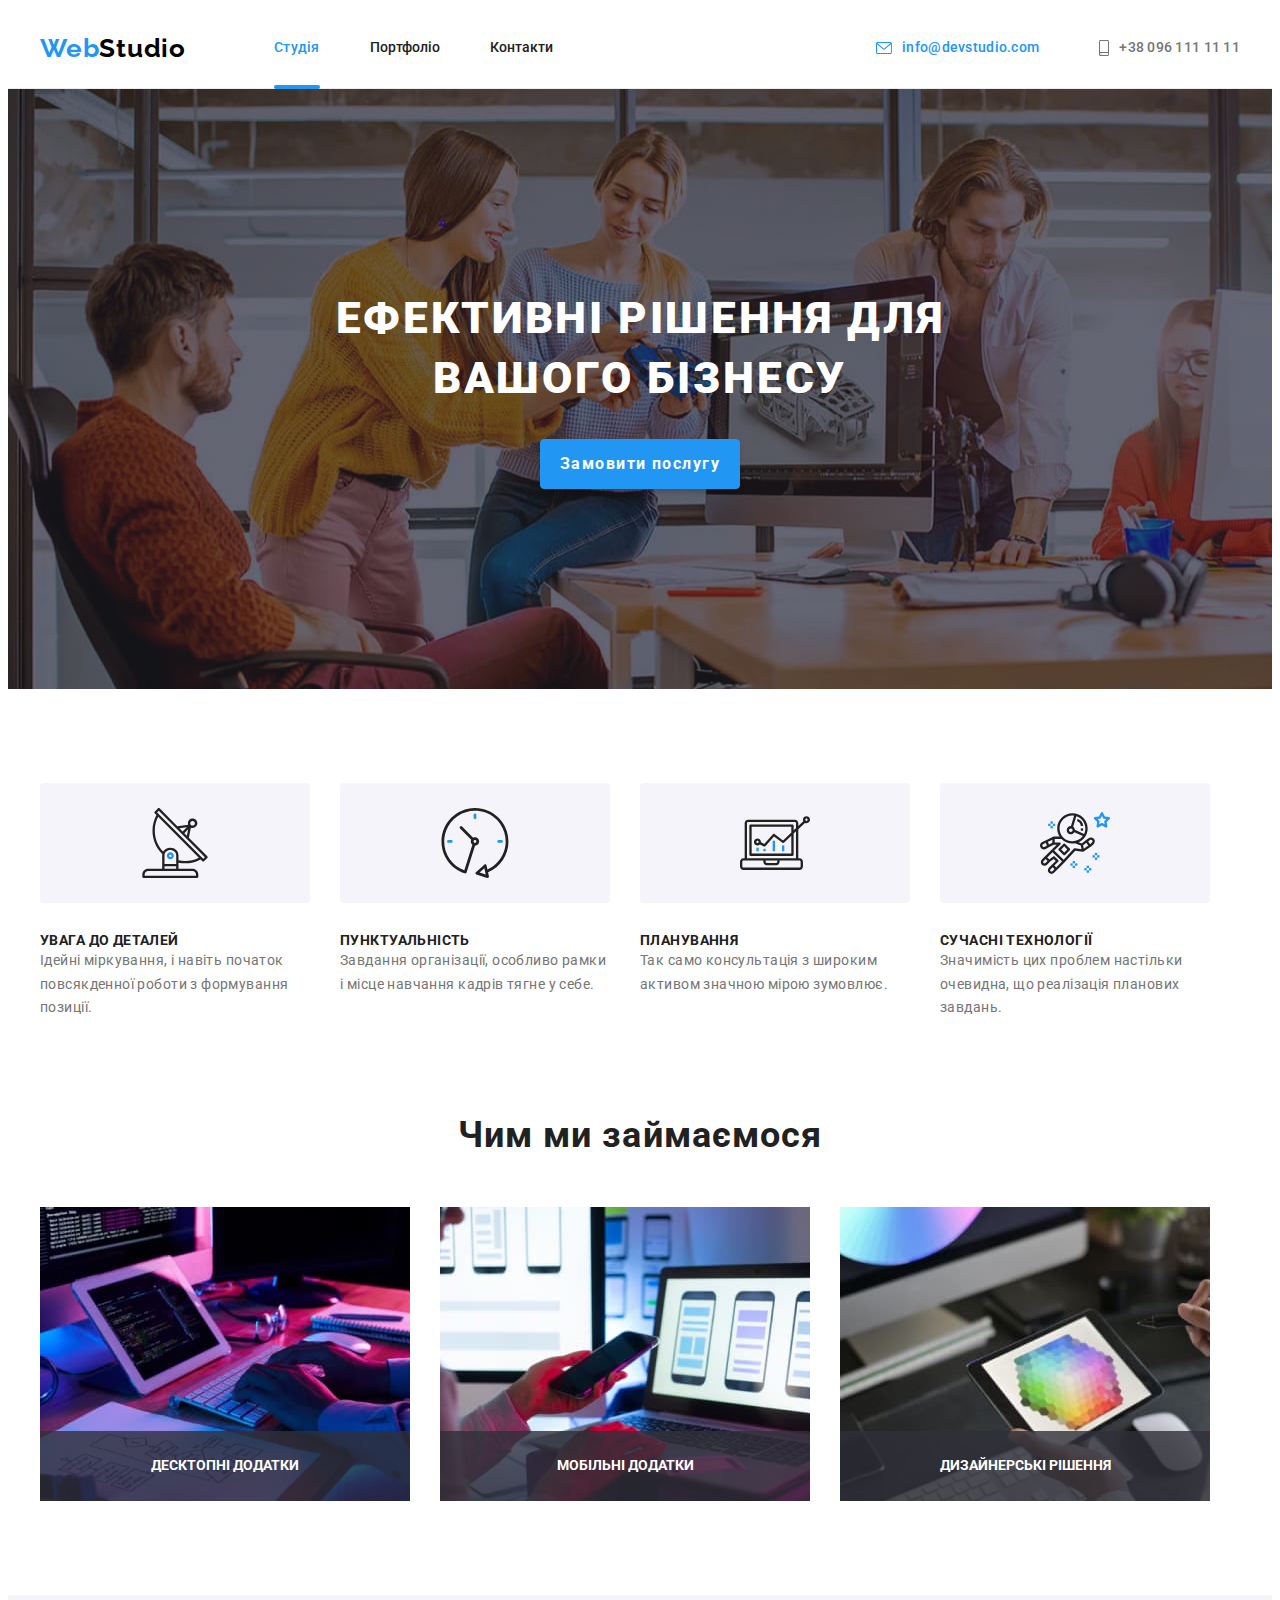
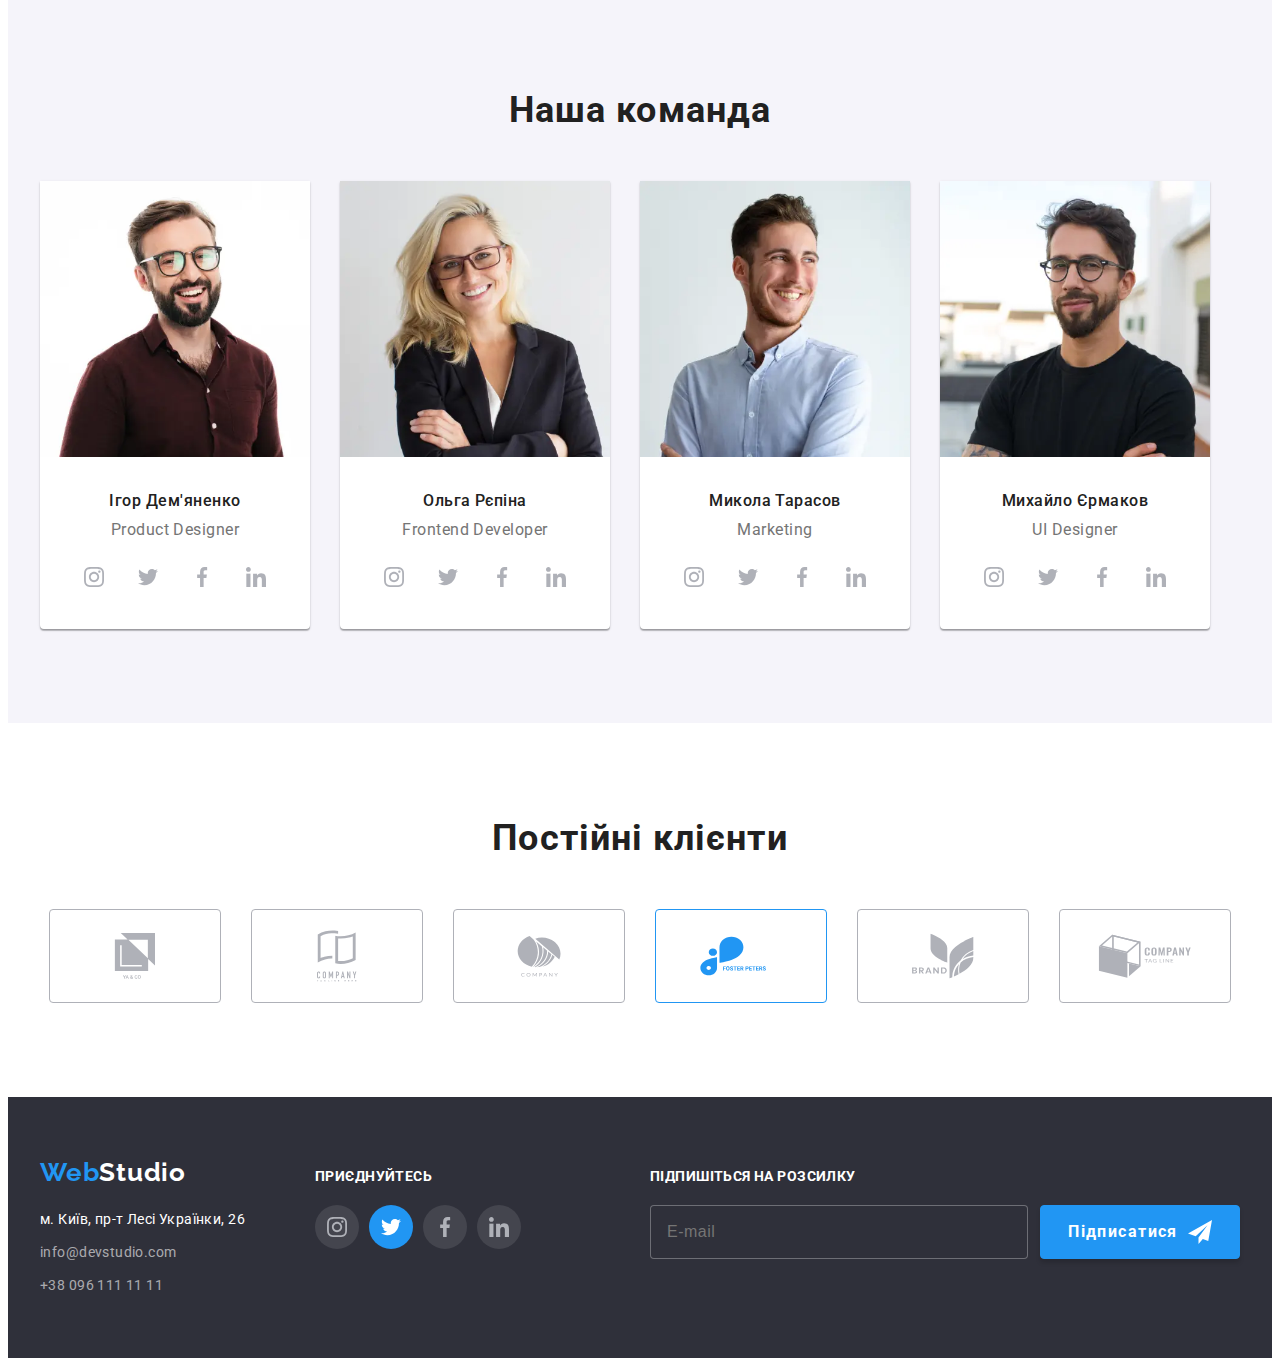
<file: index.html>
<!DOCTYPE html>
<html lang="uk">
  <head>
    <meta charset="UTF-8" />
    <meta http-equiv="X-UA-Compatible" content="IE=edge" />
    <meta name="viewport" content="width=device-width, initial-scale=1.0" />
    <title>WebStudio</title>
    <link
      rel="stylesheet"
      href="https://cdnjs.cloudflare.com/ajax/libs/modern-normalize/1.1.0/modern-normalize.min.css"
      integrity="sha512-wpPYUAdjBVSE4KJnH1VR1HeZfpl1ub8YT/NKx4PuQ5NmX2tKuGu6U/JRp5y+Y8XG2tV+wKQpNHVUX03MfMFn9Q=="
      crossorigin="anonymous"
      referrerpolicy="no-referrer"
    />
    <link rel="preconnect" href="https://fonts.googleapis.com" />
    <link rel="preconnect" href="https://fonts.gstatic.com" crossorigin />
    <link
      href="https://fonts.googleapis.com/css2?family=Raleway:wght@700&family=Roboto:wght@400;500;700&display=swap"
      rel="stylesheet"
    />
    <link rel="stylesheet" href="./css/main.min.css" />
  </head>

  <body>
    <header class="header">
      <div class="container header__container">
        <div class="logo">
          <a class="logo-dark" href="#" lang="en">
            <span class="logo-color">Web</span>Studio</a
          >
        </div>
        <nav class="navigation">
          <ul class="nav-list">
            <li class="nav-item">
              <a class="nav-link active" href="index.html">Студія</a>
            </li>
            <li class="nav-item">
              <a class="nav-link" href="portfolio.html">Портфоліо</a>
            </li>
            <li class="nav-item">
              <a class="nav-link" href="#">Контакти</a>
            </li>
          </ul>
        </nav>
        <div class="address-list">
          <a class="mail-address mail-active" href="mailto:info@devstudio.com">
            <svg class="address-icon" width="16" height="12">
              <use href="./img/sprite.svg#envelope"></use>
            </svg>
            info@devstudio.com
          </a>
          <a class="contact-number" href="tel:+380961111111">
            <svg class="address-icon" width="10" height="16">
              <use href="./img/sprite.svg#smartphone"></use>
            </svg>
            +38 096 111 11 11
          </a>
        </div>

        <button type="button" class="mobile-menu-btn" data-menu-open>
          <svg class="mobile-menu-btn__icon" width="40" height="40">
            <use href="./img/sprite.svg#burger-menu-icon"></use>
          </svg>
        </button>

      </div>

      <div class="mobile-menu" data-menu>
        <div class="container mobile-menu__container">
          <button type="button" class="mobile-menu__close-btn" data-menu-close>
            <svg class="mobile-menu__close-icon" width="40" height="40">
              <use href="./img/sprite.svg#mobile-menu-close-icon"></use>
            </svg>
          </button>
          <nav class="mobile__navigation">
            <ul class="mobile__nav-list">
              <li class="mobile__nav-item">
                <a class="mobile__nav-link active" href="index.html">Студія</a>
              </li>
              <li class="mobile__nav-item">
                <a class="mobile__nav-link" href="portfolio.html">Портфоліо</a>
              </li>
              <li class="mobile__nav-item">
                <a class="mobile__nav-link" href="#">Контакти</a>
              </li>
            </ul>
          </nav>
          <div class="mobile__address-section">
            <ul class="mobile__address-list">
              <li class="mobile__address-item">
                <a class="mobile__contact-number" href="tel:+380961111111">
                  +38 096 111 11 11
                </a>
              </li>
              <li class="mobile__address-item">
                <a
                  class="mobile__mail-address"
                  href="mailto:info@devstudio.com"
                >
                  info@devstudio.com
                </a>
              </li>
            </ul>
          </div>
          <div class="mobile__social-section">
            <ul class="mobile__social-list">
              <li class="mobile__social-item">
                <a class="mobile__social-link" href="#">Instagram</a>
              </li>
              <li class="mobile__social-item">
                <a class="mobile__social-link" href="#">Twitter</a>
              </li>
              <li class="mobile__social-item">
                <a class="mobile__social-link" href="#">Facebook</a>
              </li>
              <li class="mobile__social-item">
                <a class="mobile__social-link" href="#">LinkedIn</a>
              </li>
            </ul>
          </div>
        </div>
      </div>
    </header>
    <main>
      
      <!-- HERO -->
      <section class="hero section">
        <div class="container hero-container">
          <h1 class="hero-description">Ефективні рішення для вашого бізнесу</h1>
          <button class="modal-btn" type="button" data-modal-open>
            Замовити послугу
          </button>
        </div>
      </section>

      <!-- ADVANTAGES SECTION -->
      <section class="section">
        <div class="container">
          <ul class="advantages">
            <li class="advantages-description">
              <div class="thumb">
                <svg class="advantages-icon" width="70" height="70">
                  <use href="./img/sprite.svg#antenna"></use>
                </svg>
              </div>
              <h3 class="advantages-master-text">УВАГА ДО ДЕТАЛЕЙ</h3>
              <p class="advantages-slave-text">
                Ідейні міркування, і навіть початок повсякденної роботи з
                формування позиції.
              </p>
            </li>
            <li class="advantages-description">
              <div class="thumb">
                <svg class="advantages-icon" width="70" height="70">
                  <use href="./img/sprite.svg#clock"></use>
                </svg>
              </div>
              <h3 class="advantages-master-text">ПУНКТУАЛЬНІСТЬ</h3>
              <p class="advantages-slave-text">
                Завдання організації, особливо рамки і місце навчання кадрів
                тягне у себе.
              </p>
            </li>
            <li class="advantages-description">
              <div class="thumb">
                <svg class="advantages-icon" width="70" height="70">
                  <use href="./img/sprite.svg#diagram"></use>
                </svg>
              </div>
              <h3 class="advantages-master-text">ПЛАНУВАННЯ</h3>
              <p class="advantages-slave-text">
                Так само консультація з широким активом значною мірою зумовлює.
              </p>
            </li>
            <li class="advantages-description">
              <div class="thumb">
                <svg class="advantages-icon" width="70" height="70">
                  <use href="./img/sprite.svg#astronaut"></use>
                </svg>
              </div>
              <h3 class="advantages-master-text">СУЧАСНІ ТЕХНОЛОГІЇ</h3>
              <p class="advantages-slave-text">
                Значимість цих проблем настільки очевидна, що реалізація
                планових завдань.
              </p>
            </li>
          </ul>
        </div>
      </section>

      <!-- TODO SECTION -->
      <section class="section mobile-section">
        <div class="container">
          <h2 class="todo-title">Чим ми займаємося</h2>
          <ul class="todo-list">
            <li class="todo-description">
              <img
                class="todo-img"
                src="./img/work1.jpg"
                alt="Виды работ"
                width="370"
              />
              <div class="todo-img-description">
                <p>Десктопні додатки</p>
              </div>
            </li>
            <li class="todo-description">
              <img
                class="todo-img"
                src="./img/work2.jpg"
                alt="Виды работ"
                width="370"
              />
              <div class="todo-img-description">
                <p>Мобільні додатки</p>
              </div>
            </li>
            <li class="todo-description">
              <img
                class="todo-img"
                src="./img/work3.jpg"
                alt="Виды работ"
                width="370"
              />
              <div class="todo-img-description">
                <p>Дизайнерські рішення</p>
              </div>
            </li>
          </ul>
        </div>
      </section>

      <!-- TEAM SECTION -->
      <section class="team">
        <div class="container">
          <h2 class="team-title">Наша команда</h2>
          <ul class="team-list">
            <li class="team-description">
              <picture>
                <source
                  srcset="
                    ./img/team/team1.webp    1x,
                    ./img/team/team1@2x.webp 2x
                  "
                  type="image/webp"
                />
                <source
                  srcset="
                    ./img/team/team1.jpg    1x,
                    ./img/team/team1@2x.jpg 2x
                  "
                />
              <img
                class="team-img"
                src="./img/team/team1.jpg"
                alt="Наша команда"
                
              />
              </picture>
              <div class="team-details">
                <h3 class="team-name">Ігор Дем'яненко</h3>
                <p class="name-description">Product Designer</p>
                <ul class="social-list">
                  <li class="social-list-item">
                    <a href="" class="social-list-link">
                      <svg class="social-icon" width="20" height="20">
                        <use href="./img/sprite.svg#instagram"></use>
                      </svg>
                    </a>
                  </li>
                  <li class="social-list-item">
                    <a href="" class="social-list-link">
                      <svg class="social-icon" width="20" height="20">
                        <use href="./img/sprite.svg#twitter"></use>
                      </svg>
                    </a>
                  </li>
                  <li class="social-list-item">
                    <a href="" class="social-list-link">
                      <svg class="social-icon" width="20" height="20">
                        <use href="./img/sprite.svg#facebook"></use>
                      </svg>
                    </a>
                  </li>
                  <li class="social-list-item">
                    <a href="" class="social-list-link">
                      <svg class="social-icon" width="20" height="20">
                        <use href="./img/sprite.svg#linkedin"></use>
                      </svg>
                    </a>
                  </li>
                </ul>
              </div>
            </li>
            <li class="team-description">
              <picture>
                <source
                  srcset="
                    ./img/team/team2.webp    1x,
                    ./img/team/team2@2x.webp 2x
                  "
                  type="image/webp"
                />
                <source
                  srcset="
                    ./img/team/team2.jpg    1x,
                    ./img/team/team2@2x.jpg 2x
                  "
                />
              <img
                class="team-img"
                src="./img/team/team2.jpg"
                alt="Наша команда"
                
              />
              <div class="team-details">
                <h3 class="team-name">Ольга Рєпіна</h3>
                <p class="name-description">Frontend Developer</p>
                <ul class="social-list">
                  <li class="social-list-item">
                    <a href="" class="social-list-link">
                      <svg class="social-icon" width="20" height="20">
                        <use href="./img/sprite.svg#instagram"></use>
                      </svg>
                    </a>
                  </li>
                  <li class="social-list-item">
                    <a href="" class="social-list-link">
                      <svg class="social-icon" width="20" height="20">
                        <use href="./img/sprite.svg#twitter"></use>
                      </svg>
                    </a>
                  </li>
                  <li class="social-list-item">
                    <a href="" class="social-list-link">
                      <svg class="social-icon" width="20" height="20">
                        <use href="./img/sprite.svg#facebook"></use>
                      </svg>
                    </a>
                  </li>
                  <li class="social-list-item">
                    <a href="" class="social-list-link">
                      <svg class="social-icon" width="20" height="20">
                        <use href="./img/sprite.svg#linkedin"></use>
                      </svg>
                    </a>
                  </li>
                </ul>
              </div>
            </li>
            <li class="team-description">
              <picture>
                <source
                  srcset="
                    ./img/team/team3.webp    1x,
                    ./img/team/team3@2x.webp 2x
                  "
                  type="image/webp"
                />
                <source
                  srcset="
                    ./img/team/team3.jpg    1x,
                    ./img/team/team3@2x.jpg 2x
                  "
                />
              <img
                class="team-img"
                src="./img/team/team3.jpg"
                alt="Наша команда"
                
              />
              <div class="team-details">
                <h3 class="team-name">Микола Тарасов</h3>
                <p class="name-description">Marketing</p>
                <ul class="social-list">
                  <li class="social-list-item">
                    <a href="" class="social-list-link">
                      <svg class="social-icon" width="20" height="20">
                        <use href="./img/sprite.svg#instagram"></use>
                      </svg>
                    </a>
                  </li>
                  <li class="social-list-item">
                    <a href="" class="social-list-link">
                      <svg class="social-icon" width="20" height="20">
                        <use href="./img/sprite.svg#twitter"></use>
                      </svg>
                    </a>
                  </li>
                  <li class="social-list-item">
                    <a href="" class="social-list-link">
                      <svg class="social-icon" width="20" height="20">
                        <use href="./img/sprite.svg#facebook"></use>
                      </svg>
                    </a>
                  </li>
                  <li class="social-list-item">
                    <a href="" class="social-list-link">
                      <svg class="social-icon" width="20" height="20">
                        <use href="./img/sprite.svg#linkedin"></use>
                      </svg>
                    </a>
                  </li>
                </ul>
              </div>
            </li>
            <li class="team-description">
              <picture>
                <source
                  srcset="
                    ./img/team/team4.webp    1x,
                    ./img/team/team4@2x.webp 2x
                  "
                  type="image/webp"
                />
                <source
                  srcset="
                    ./img/team/team4.jpg    1x,
                    ./img/team/team4@2x.jpg 2x
                  "
                />
              <img
                class="team-img"
                src="./img/team/team4.jpg"
                alt="Наша команда"
                
              />
              <div class="team-details">
                <h3 class="team-name">Михайло Єрмаков</h3>
                <p class="name-description">UI Designer</p>
                <ul class="social-list">
                  <li class="social-list-item">
                    <a href="" class="social-list-link">
                      <svg class="social-icon" width="20" height="20">
                        <use href="./img/sprite.svg#instagram"></use>
                      </svg>
                    </a>
                  </li>
                  <li class="social-list-item">
                    <a href="" class="social-list-link">
                      <svg class="social-icon" width="20" height="20">
                        <use href="./img/sprite.svg#twitter"></use>
                      </svg>
                    </a>
                  </li>
                  <li class="social-list-item">
                    <a href="" class="social-list-link">
                      <svg class="social-icon" width="20" height="20">
                        <use href="./img/sprite.svg#facebook"></use>
                      </svg>
                    </a>
                  </li>
                  <li class="social-list-item">
                    <a href="" class="social-list-link">
                      <svg class="social-icon" width="20" height="20">
                        <use href="./img/sprite.svg#linkedin"></use>
                      </svg>
                    </a>
                  </li>
                </ul>
              </div>
            </li>
          </ul>
        </div>
      </section>

      <!-- CLIENTS SECTION -->
      <section class="section">
        <h2 class="client-title">Постійні клієнти</h2>
        <div class="client">
          <ul class="client-list">
            <li class="client-list__item">
              <a href="#" class="client-list-link">
                <svg class="client-list-icon" width="42" height="46">
                  <use href="./img/sprite.svg#client-1"></use>
                </svg>
              </a>
            </li>
            <li class="client-list__item">
              <a href="#" class="client-list-link">
                <svg class="client-list-icon" width="40" height="52">
                  <use href="./img/sprite.svg#client-2"></use>
                </svg>
              </a>
            </li>
            <li class="client-list__item">
              <a href="#" class="client-list-link">
                <svg class="client-list-icon" width="44" height="42">
                  <use href="./img/sprite.svg#client-3"></use>
                </svg>
              </a>
            </li>
            <li class="client-list__item">
              <a href="#" class="client-list-link-active">
                <svg class="client-list-icon" width="84" height="40">
                  <use href="./img/sprite.svg#client-4"></use>
                </svg>
              </a>
            </li>
            <li class="client-list__item">
              <a href="#" class="client-list-link">
                <svg class="client-list-icon" width="62" height="46">
                  <use href="./img/sprite.svg#client-5"></use>
                </svg>
              </a>
            </li>
            <li class="client-list__item">
              <a href="#" class="client-list-link">
                <svg class="client-list-icon" width="94" height="44">
                  <use href="./img/sprite.svg#client-6"></use>
                </svg>
              </a>
            </li>
          </ul>
        </div>
      </section>
    </main>

    <!-- FOOTER SECTION -->
    <footer class="footer">
      <div class="container footer-container">
        <div class="footer-address-section">          
          <div class="footer__address-mobile">
            <a class="logo-white" href="" lang="en">
              <span class="logo-color">Web</span>Studio
            </a>
            <address>
              <ul class="address">
                <li class="">
                  <a
                    href="https://goo.gl/maps/ww4h5iNvWuJ41Ax18"
                    class="address-map"
                    target="_blank"
                    rel="noopener noreferrer"
                    >м. Київ, пр-т Лесі Українки, 26</a
                  >
                </li>
                <li class="address-detail">
                  <a href="mailto:info@devstudio.com" class="address-link"
                    >info@devstudio.com</a
                  >
                </li>
                <li class="">
                  <a href="tel:+380961111111" class="address-link"
                    >+38 096 111 11 11</a
                  >
                </li>
              </ul>
            </address>
          </div>
        </div>
        <div class="footer-social">
          <h2>приєднуйтесь</h2>
          <ul class="footer-social-list">
            <li class="social-list-item">
              <a href="" class="footer-social-list-link">
                <svg class="social-icon" width="20" height="20">
                  <use href="./img/sprite.svg#instagram"></use>
                </svg>
              </a>
            </li>
            <li class="social-list-item">
              <a href="" class="social-list-link-active">
                <svg class="social-icon" width="20" height="20">
                  <use href="./img/sprite.svg#twitter"></use>
                </svg>
              </a>
            </li>
            <li class="social-list-item">
              <a href="" class="footer-social-list-link">
                <svg class="social-icon" width="20" height="20">
                  <use href="./img/sprite.svg#facebook"></use>
                </svg>
              </a>
            </li>
            <li class="social-list-item">
              <a href="" class="footer-social-list-link">
                <svg class="social-icon" width="20" height="20">
                  <use href="./img/sprite.svg#linkedin"></use>
                </svg>
              </a>
            </li>
          </ul>
        </div>
        <div class="mail-subscribe">
          <h2 class="mail-subscribe-title">Підпишіться на розсилку</h2>
          <div class="subscribe-input">            
            <input
              name=""
              class="subscribe-form-input"
              type="mail"
              placeholder="E-mail"
            />
            <button class="subscribe-btn" type="button">
              Підписатися
              <svg class="send-icon" width="24" height="24">
                <use href="./img/sprite.svg#send-icon"></use>
              </svg>
            </button>
          </div>
        </div>
      </div>
    </footer>

    <div class="backdrop is-hidden" data-modal>
      <div class="modal">
        <button type="button" class="modal-close-btn" data-modal-close>
          <svg class="modal-close-icon" width="18" height="18">
            <use href="./img/sprite.svg#close-icon"></use>
          </svg>
        </button>
        <h2>Залиште свої дані, ми вам передзвонимо</h2>
        <form action="" class="contact-form">
          <label class="contact-form-field">
            Ім'я
            <span class="contact-form-input-wrapper">
              <input
                name="user_name"
                class="contact-form-input"
                type="text"
                required
              />
              <svg class="contact-form-icon" width="18" height="18">
                <use href="./img/sprite.svg#modal-name-icon"></use>
              </svg>
            </span>
          </label>

          <label class="contact-form-field">
            Телефон
            <span class="contact-form-input-wrapper">
              <input
                name="user_phone"
                class="contact-form-input"
                type="text"
                required
              />
              <svg class="contact-form-icon" width="18" height="18">
                <use href="./img/sprite.svg#modal-phone-icon"></use>
              </svg>
            </span>
          </label>

          <label class="contact-form-field">
            Пошта
            <span class="contact-form-input-wrapper">
              <input
                name="user_phone"
                class="contact-form-input"
                type="text"
                required
              />
              <svg class="contact-form-icon" width="18" height="18">
                <use href="./img/sprite.svg#modal-mail-icon"></use>
              </svg>
            </span>
          </label>

          <label class="contact-form-field">
            Коментар
            <textarea
              name="user_message"
              class="contact-form-message"
              placeholder="Введіть текст"
            ></textarea>
          </label>

          <div class="contact-form-checkbox-wrapper">
            <input
              name="accept_policy"
              type="checkbox"
              class="contact-form-checkbox visually-hidden"
              id="policy-checkbox"
              required
            />

            <label for="policy-checkbox" class="contact-form-checkbox-label">
              Погоджуюся з розсилкою та приймаю &nbsp;<a href="#"
                >Умови договору</a
              >
            </label>
          </div>
          <button class="contact-form-submit-btn">Відправити</button>
        </form>
      </div>
    </div>

    <script src="./js/modal.js"></script>
    <script src="./js/menu.js"></script>
  </body>
</html>
</file>
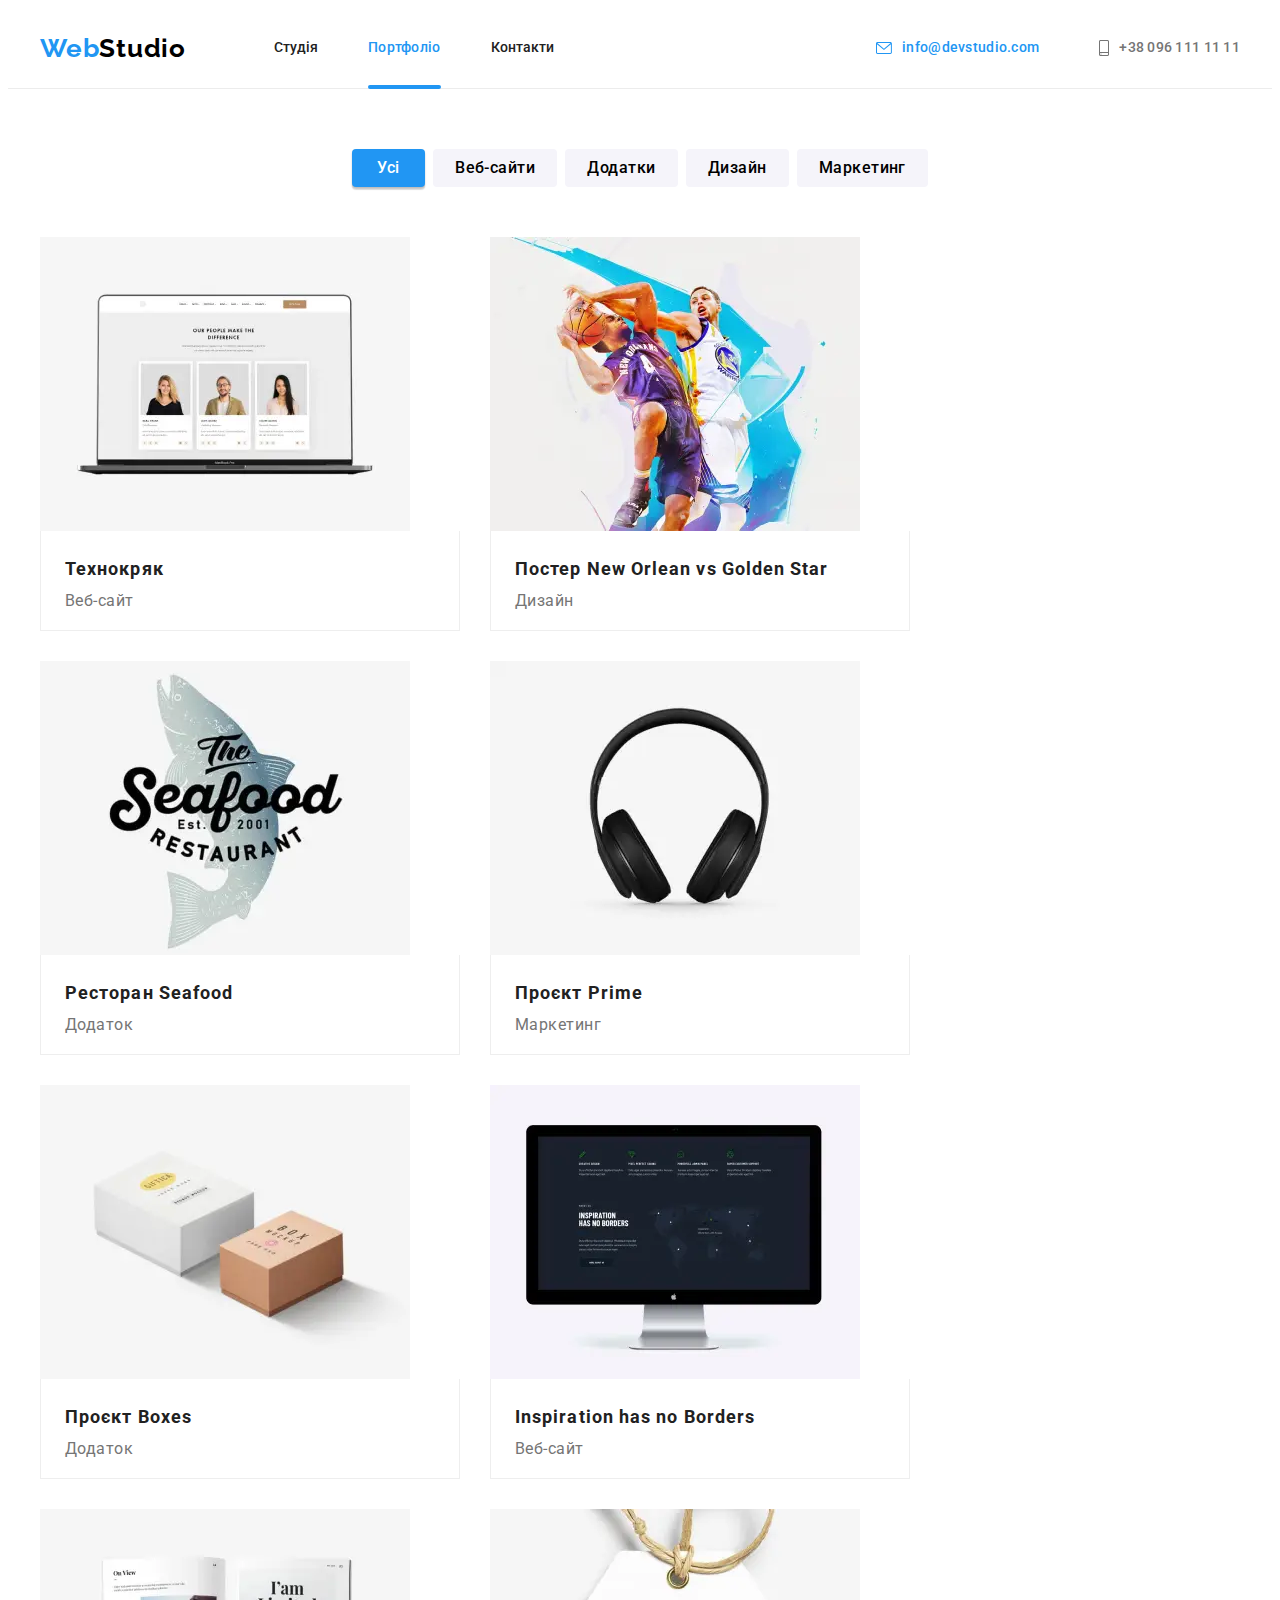
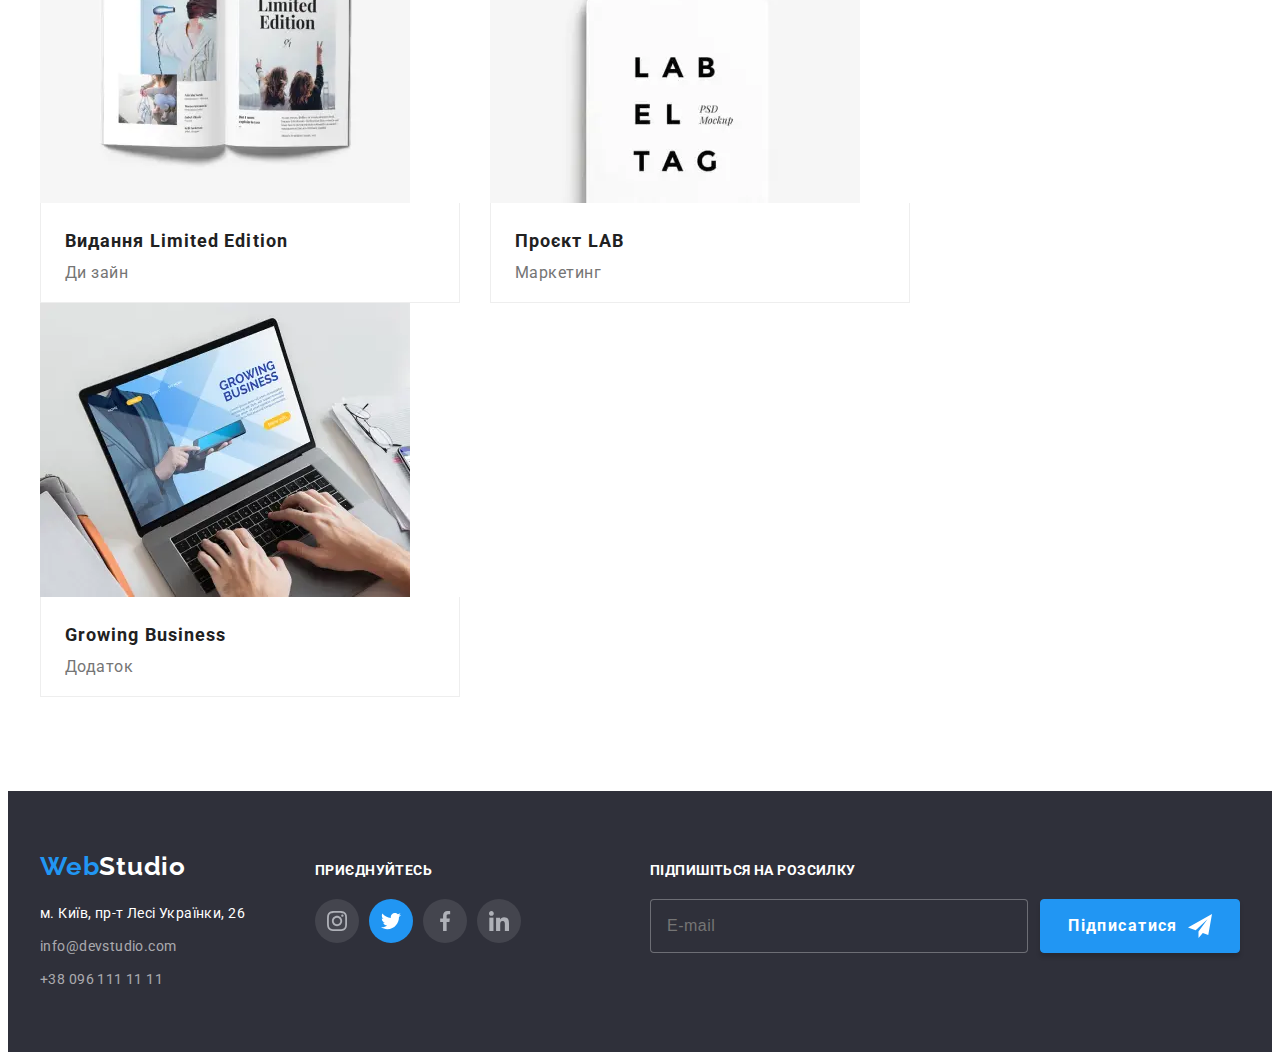
<file: portfolio.html>
<!DOCTYPE html>
<html lang="uk">
  <head>
    <meta charset="UTF-8" />
    <meta http-equiv="X-UA-Compatible" content="IE=edge" />
    <meta name="viewport" content="width=device-width, initial-scale=1.0" />
    <title>WebStudio</title>
    <link
      rel="stylesheet"
      href="https://cdnjs.cloudflare.com/ajax/libs/modern-normalize/1.1.0/modern-normalize.min.css"
      integrity="sha512-wpPYUAdjBVSE4KJnH1VR1HeZfpl1ub8YT/NKx4PuQ5NmX2tKuGu6U/JRp5y+Y8XG2tV+wKQpNHVUX03MfMFn9Q=="
      crossorigin="anonymous"
      referrerpolicy="no-referrer"
    />
    <link rel="preconnect" href="https://fonts.googleapis.com" />
    <link rel="preconnect" href="https://fonts.gstatic.com" crossorigin />
    <link
      href="https://fonts.googleapis.com/css2?family=Raleway:wght@700&family=Roboto:wght@400;500;700&display=swap"
      rel="stylesheet"
    />
    <link rel="stylesheet" href="./css/main.min.css" />
  </head>

  <body>
    <header class="header">
      <div class="container header__container">
        <div class="logo">
          <a class="logo-dark" href="#" lang="en">
            <span class="logo-color">Web</span>Studio</a
          >
        </div>
        <nav class="navigation">
          <ul class="nav-list">
            <li class="nav-item">
              <a class="nav-link" href="index.html">Студія</a>
            </li>
            <li class="nav-item">
              <a class="nav-link active" href="portfolio.html">Портфоліо</a>
            </li>
            <li class="nav-item">
              <a class="nav-link" href="#">Контакти</a>
            </li>
          </ul>
        </nav>
        <div class="address-list">
          <a class="mail-address mail-active" href="mailto:info@devstudio.com">
            <svg class="address-icon" width="16" height="12">
              <use href="./img/sprite.svg#envelope"></use>
            </svg>
            info@devstudio.com
          </a>
          <a class="contact-number" href="tel:+380961111111">
            <svg class="address-icon" width="10" height="16">
              <use href="./img/sprite.svg#smartphone"></use>
            </svg>
            +38 096 111 11 11
          </a>
        </div>

        <button type="button" class="mobile-menu-btn" data-menu-open>
          <svg class="mobile-menu-btn__icon" width="40" height="40">
            <use href="./img/sprite.svg#burger-menu-icon"></use>
          </svg>
        </button>
      </div>
      <div class="mobile-menu" data-menu>
        <div class="container mobile-menu__container">
          <button type="button" class="mobile-menu__close-btn" data-menu-close>
            <svg class="mobile-menu__close-icon" width="40" height="40">
              <use href="./img/sprite.svg#mobile-menu-close-icon"></use>
            </svg>
          </button>
          <nav class="mobile__navigation">
            <ul class="mobile__nav-list">
              <li class="mobile__nav-item">
                <a class="mobile__nav-link" href="index.html">Студія</a>
              </li>
              <li class="mobile__nav-item">
                <a class="mobile__nav-link active" href="portfolio.html">Портфоліо</a>
              </li>
              <li class="mobile__nav-item">
                <a class="mobile__nav-link" href="#">Контакти</a>
              </li>
            </ul>
          </nav>
          <div class="mobile__address-section">
            <ul class="mobile__address-list">
              <li class="mobile__address-item">
                <a class="mobile__contact-number" href="tel:+380961111111">
                  +38 096 111 11 11
                </a>
              </li>
              <li class="mobile__address-item">
                <a
                  class="mobile__mail-address"
                  href="mailto:info@devstudio.com"
                >
                  info@devstudio.com
                </a>
              </li>
            </ul>
          </div>
          <div class="mobile__social-section">
            <ul class="mobile__social-list">
              <li class="mobile__social-item">
                <a class="mobile__social-link" href="#">Instagram</a>
              </li>
              <li class="mobile__social-item">
                <a class="mobile__social-link" href="#">Twitter</a>
              </li>
              <li class="mobile__social-item">
                <a class="mobile__social-link" href="#">Facebook</a>
              </li>
              <li class="mobile__social-item">
                <a class="mobile__social-link" href="#">LinkedIn</a>
              </li>
            </ul>
          </div>
        </div>
      </div>
    </header>

    <!-- FILTER SECTION -->
    <main>
      <section class="filter-section">
        <div class="container">
          <ul class="filter">
            <li>
              <button class="filter-btn active-btn" type="button">Усі</button>
            </li>
            <li>
              <button class="filter-btn" type="button">Веб-сайти</button>
            </li>
            <li>
              <button class="filter-btn" type="button">Додатки</button>
            </li>
            <li>
              <button class="filter-btn" type="button">Дизайн</button>
            </li>
            <li>
              <button class="filter-btn" type="button">Маркетинг</button>
            </li>
          </ul>
        </div>
      </section>

      <!-- CARD SECTION -->
      <section class="section">
        <div class="container">
          <ul class="project-card">
            <li class="project-card-detail">
              <a href="#"
                ><div class="overlay-img">
                  <picture>
                    <source
                      srcset="
                        ./img/portfolio/desktop/card1.webp    1x,
                        ./img/portfolio/desktop/card1@2x.webp 2x
                      "
                      media="(min-width: 1200px)"
                      type="image/webp"
                    />
                    <source
                      srcset="
                        ./img/portfolio/desktop/card1.jpg    1x,
                        ./img/portfolio/desktop/card1@2x.jpg 2x
                      "
                      media="(min-width: 1200px)"
                    />

                    <source
                      srcset="
                        ./img/portfolio/tablet/card1.webp    1x,
                        ./img/portfolio/tablet/card1@2x.webp 2x
                      "
                      media="(min-width: 768px)"
                      type="image/webp"
                    />
                    <source
                      srcset="
                        ./img/portfolio/tablet/card1.jpg    1x,
                        ./img/portfolio/tablet/card1@2x.jpg 2x
                      "
                      media="(min-width: 768px)"
                    />

                    <source
                      srcset="
                        ./img/portfolio/mobile/card1.webp    1x,
                        ./img/portfolio/mobile/card1@2x.webp 2x
                      "
                      media="(max-width: 767px)"
                      type="image/webp"
                    />
                    <source
                      srcset="
                        ./img/portfolio/mobile/card1.jpg    1x,
                        ./img/portfolio/mobile/card1@2x.jpg 2x
                      "
                      media="(max-width: 767px)"
                    />
                    <img
                      class="card-img"
                      src="./img/portfolio/desktop/card1.jpg"
                      alt="project 1"
                    />
                  </picture>
                  <div class="overlay">
                    <p>
                      Ресурс пропонує комплексні пропозиції з різним рівнем
                      функціоналу та сервісів. Все це дозволить відвідувачу
                      отримати вичерпні відомості про компанію чи приватну
                      особу.
                    </p>
                  </div>
                </div>
                <div class="card-description height">
                  <h3 class="project-name">Технокряк</h3>
                  <p class="project-description">Веб-сайт</p>
                </div>
              </a>
            </li>
            <li class="project-card-detail">
              <a href="#"
                ><div class="overlay-img">
                  <picture>
                    <source
                      srcset="
                        ./img/portfolio/desktop/card2.webp    1x,
                        ./img/portfolio/desktop/card2@2x.webp 2x
                      "
                      media="(min-width: 1200px)"
                      type="image/webp"
                    />
                    <source
                      srcset="
                        ./img/portfolio/desktop/card2.jpg    1x,
                        ./img/portfolio/desktop/card2@2x.jpg 2x
                      "
                      media="(min-width: 1200px)"
                    />

                    <source
                      srcset="
                        ./img/portfolio/tablet/card2.webp    1x,
                        ./img/portfolio/tablet/card2@2x.webp 2x
                      "
                      media="(min-width: 768px)"
                      type="image/webp"
                    />
                    <source
                      srcset="
                        ./img/portfolio/tablet/card2.jpg    1x,
                        ./img/portfolio/tablet/card2@2x.jpg 2x
                      "
                      media="(min-width: 768px)"
                    />

                    <source
                      srcset="
                        ./img/portfolio/mobile/card2.webp    1x,
                        ./img/portfolio/mobile/card2@2x.webp 2x
                      "
                      media="(max-width: 767px)"
                      type="image/webp"
                    />
                    <source
                      srcset="
                        ./img/portfolio/mobile/card2.jpg    1x,
                        ./img/portfolio/mobile/card2@2x.jpg 2x
                      "
                      media="(max-width: 767px)"
                    />
                    <img
                      class="card-img"
                      src="./img/portfolio/desktop/card2.jpg"
                      alt="project 2"
                    />
                  </picture>
                  <div class="overlay">
                    <p>
                      Ресурс пропонує комплексні пропозиції з різним рівнем
                      функціоналу та сервісів. Все це дозволить відвідувачу
                      отримати вичерпні відомості про компанію чи приватну
                      особу.
                    </p>
                  </div>
                </div>
                <div class="card-description">
                  <h3 class="project-name">Постер New Orlean vs Golden Star</h3>
                  <p class="project-description">Дизайн</p>
                </div>
              </a>
            </li>
            <li class="project-card-detail">
              <a href="#">
                <div class="overlay-img">
                  <picture>
                    <source
                      srcset="
                        ./img/portfolio/desktop/card3.webp    1x,
                        ./img/portfolio/desktop/card3@2x.webp 2x
                      "
                      media="(min-width: 1200px)"
                      type="image/webp"
                    />
                    <source
                      srcset="
                        ./img/portfolio/desktop/card3.jpg    1x,
                        ./img/portfolio/desktop/card3@2x.jpg 2x
                      "
                      media="(min-width: 1200px)"
                    />

                    <source
                      srcset="
                        ./img/portfolio/tablet/card3.webp    1x,
                        ./img/portfolio/tablet/card3@2x.webp 2x
                      "
                      media="(min-width: 768px)"
                      type="image/webp"
                    />
                    <source
                      srcset="
                        ./img/portfolio/tablet/card3.jpg    1x,
                        ./img/portfolio/tablet/card3@2x.jpg 2x
                      "
                      media="(min-width: 768px)"
                    />

                    <source
                      srcset="
                        ./img/portfolio/mobile/card3.webp    1x,
                        ./img/portfolio/mobile/card3@2x.webp 2x
                      "
                      media="(max-width: 767px)"
                      type="image/webp"
                    />
                    <source
                      srcset="
                        ./img/portfolio/mobile/card3.jpg    1x,
                        ./img/portfolio/mobile/card3@2x.jpg 2x
                      "
                      media="(max-width: 767px)"
                    />
                    <img
                      class="card-img"
                      src="./img/portfolio/desktop/card3.jpg"
                      alt="project 3"
                    />
                  </picture>
                  <div class="overlay">
                    <p>
                      Ресурс пропонує комплексні пропозиції з різним рівнем
                      функціоналу та сервісів. Все це дозволить відвідувачу
                      отримати вичерпні відомості про компанію чи приватну
                      особу.
                    </p>
                  </div>
                </div>
                <div class="card-description">
                  <h3 class="project-name">Ресторан Seafood</h3>
                  <p class="project-description">Додаток</p>
                </div>
              </a>
            </li>
            <li class="project-card-detail">
              <a href="#">
                <div class="overlay-img">
                  <picture>
                    <source
                      srcset="
                        ./img/portfolio/desktop/card4.webp    1x,
                        ./img/portfolio/desktop/card4@2x.webp 2x
                      "
                      media="(min-width: 1200px)"
                      type="image/webp"
                    />
                    <source
                      srcset="
                        ./img/portfolio/desktop/card4.jpg    1x,
                        ./img/portfolio/desktop/card4@2x.jpg 2x
                      "
                      media="(min-width: 1200px)"
                    />

                    <source
                      srcset="
                        ./img/portfolio/tablet/card4.webp    1x,
                        ./img/portfolio/tablet/card4@2x.webp 2x
                      "
                      media="(min-width: 768px)"
                      type="image/webp"
                    />
                    <source
                      srcset="
                        ./img/portfolio/tablet/card4.jpg    1x,
                        ./img/portfolio/tablet/card4@2x.jpg 2x
                      "
                      media="(min-width: 768px)"
                    />

                    <source
                      srcset="
                        ./img/portfolio/mobile/card4.webp    1x,
                        ./img/portfolio/mobile/card4@2x.webp 2x
                      "
                      media="(max-width: 767px)"
                      type="image/webp"
                    />
                    <source
                      srcset="
                        ./img/portfolio/mobile/card4.jpg    1x,
                        ./img/portfolio/mobile/card4@2x.jpg 2x
                      "
                      media="(max-width: 767px)"
                    />
                    <img
                      class="card-img"
                      src="./img/portfolio/desktop/card4.jpg"
                      alt="project 4"
                    />
                  </picture>
                  <div class="overlay">
                    <p>
                      Ресурс пропонує комплексні пропозиції з різним рівнем
                      функціоналу та сервісів. Все це дозволить відвідувачу
                      отримати вичерпні відомості про компанію чи приватну
                      особу.
                    </p>
                  </div>
                </div>
                <div class="card-description">
                  <h3 class="project-name">Проєкт Prime</h3>
                  <p class="project-description">Маркетинг</p>
                </div>
              </a>
            </li>
            <li class="project-card-detail">
              <a href="">
                <div class="overlay-img">
                  <picture>
                    <source
                      srcset="
                        ./img/portfolio/desktop/card5.webp    1x,
                        ./img/portfolio/desktop/card5@2x.webp 2x
                      "
                      media="(min-width: 1200px)"
                      type="image/webp"
                    />
                    <source
                      srcset="
                        ./img/portfolio/desktop/card5.jpg    1x,
                        ./img/portfolio/desktop/card5@2x.jpg 2x
                      "
                      media="(min-width: 1200px)"
                    />

                    <source
                      srcset="
                        ./img/portfolio/tablet/card5.webp    1x,
                        ./img/portfolio/tablet/card5@2x.webp 2x
                      "
                      media="(min-width: 768px)"
                      type="image/webp"
                    />
                    <source
                      srcset="
                        ./img/portfolio/tablet/card5.jpg    1x,
                        ./img/portfolio/tablet/card5@2x.jpg 2x
                      "
                      media="(min-width: 768px)"
                    />

                    <source
                      srcset="
                        ./img/portfolio/mobile/card5.webp    1x,
                        ./img/portfolio/mobile/card5@2x.webp 2x
                      "
                      media="(max-width: 767px)"
                      type="image/webp"
                    />
                    <source
                      srcset="
                        ./img/portfolio/mobile/card5.jpg    1x,
                        ./img/portfolio/mobile/card5@2x.jpg 2x
                      "
                      media="(max-width: 767px)"
                    />
                    <img
                      class="card-img"
                      src="./img/portfolio/desktop/card5.jpg"
                      alt="project 5"
                    />
                  </picture>
                  <div class="overlay">
                    <p>
                      Ресурс пропонує комплексні пропозиції з різним рівнем
                      функціоналу та сервісів. Все це дозволить відвідувачу
                      отримати вичерпні відомості про компанію чи приватну
                      особу.
                    </p>
                  </div>
                </div>
                <div class="card-description">
                  <h3 class="project-name">Проєкт Boxes</h3>
                  <p class="project-description">Додаток</p>
                </div></a
              >
            </li>
            <li class="project-card-detail">
              <a href="">
                <div class="overlay-img">
                  <picture>
                    <source
                      srcset="
                        ./img/portfolio/desktop/card6.webp    1x,
                        ./img/portfolio/desktop/card6@2x.webp 2x
                      "
                      media="(min-width: 1200px)"
                      type="image/webp"
                    />
                    <source
                      srcset="
                        ./img/portfolio/desktop/card6.jpg    1x,
                        ./img/portfolio/desktop/card6@2x.jpg 2x
                      "
                      media="(min-width: 1200px)"
                    />

                    <source
                      srcset="
                        ./img/portfolio/tablet/card6.webp    1x,
                        ./img/portfolio/tablet/card6@2x.webp 2x
                      "
                      media="(min-width: 768px)"
                      type="image/webp"
                    />
                    <source
                      srcset="
                        ./img/portfolio/tablet/card6.jpg    1x,
                        ./img/portfolio/tablet/card6@2x.jpg 2x
                      "
                      media="(min-width: 768px)"
                    />

                    <source
                      srcset="
                        ./img/portfolio/mobile/card6.webp    1x,
                        ./img/portfolio/mobile/card6@2x.webp 2x
                      "
                      media="(max-width: 767px)"
                      type="image/webp"
                    />
                    <source
                      srcset="
                        ./img/portfolio/mobile/card6.jpg    1x,
                        ./img/portfolio/mobile/card6@2x.jpg 2x
                      "
                      media="(max-width: 767px)"
                    />
                    <img
                      class="card-img"
                      src="./img/portfolio/desktop/card6.jpg"
                      alt="project 6"
                    />
                  </picture>
                  <div class="overlay">
                    <p>
                      Ресурс пропонує комплексні пропозиції з різним рівнем
                      функціоналу та сервісів. Все це дозволить відвідувачу
                      отримати вичерпні відомості про компанію чи приватну
                      особу.
                    </p>
                  </div>
                </div>
                <div class="card-description">
                  <h3 class="project-name">Inspiration has no Borders</h3>
                  <p class="project-description">Веб-сайт</p>
                </div></a
              >
            </li>
            <li class="project-card-detail">
              <a href="">
                <div class="overlay-img">
                  <picture>
                    <source
                      srcset="
                        ./img/portfolio/desktop/card7.webp    1x,
                        ./img/portfolio/desktop/card7@2x.webp 2x
                      "
                      media="(min-width: 1200px)"
                      type="image/webp"
                    />
                    <source
                      srcset="
                        ./img/portfolio/desktop/card7.jpg    1x,
                        ./img/portfolio/desktop/card7@2x.jpg 2x
                      "
                      media="(min-width: 1200px)"
                    />

                    <source
                      srcset="
                        ./img/portfolio/tablet/card7.webp    1x,
                        ./img/portfolio/tablet/card7@2x.webp 2x
                      "
                      media="(min-width: 768px)"
                      type="image/webp"
                    />
                    <source
                      srcset="
                        ./img/portfolio/tablet/card7.jpg    1x,
                        ./img/portfolio/tablet/card7@2x.jpg 2x
                      "
                      media="(min-width: 768px)"
                    />

                    <source
                      srcset="
                        ./img/portfolio/mobile/card7.webp    1x,
                        ./img/portfolio/mobile/card7@2x.webp 2x
                      "
                      media="(max-width: 767px)"
                      type="image/webp"
                    />
                    <source
                      srcset="
                        ./img/portfolio/mobile/card7.jpg    1x,
                        ./img/portfolio/mobile/card7@2x.jpg 2x
                      "
                      media="(max-width: 767px)"
                    />
                    <img
                      class="card-img"
                      src="./img/portfolio/desktop/card7.jpg"
                      alt="project 7"
                    />
                  </picture>
                  <div class="overlay">
                    <p>
                      Ресурс пропонує комплексні пропозиції з різним рівнем
                      функціоналу та сервісів. Все це дозволить відвідувачу
                      отримати вичерпні відомості про компанію чи приватну
                      особу.
                    </p>
                  </div>
                </div>
                <div class="card-description">
                  <h3 class="project-name">Видання Limited Edition</h3>
                  <p class="project-description">Ди зайн</p>
                </div></a
              >
            </li>
            <li class="project-card-detail">
              <a href="">
                <div class="overlay-img">
                  <picture>
                    <source
                      srcset="
                        ./img/portfolio/desktop/card8.webp    1x,
                        ./img/portfolio/desktop/card8@2x.webp 2x
                      "
                      media="(min-width: 1200px)"
                      type="image/webp"
                    />
                    <source
                      srcset="
                        ./img/portfolio/desktop/card8.jpg    1x,
                        ./img/portfolio/desktop/card8@2x.jpg 2x
                      "
                      media="(min-width: 1200px)"
                    />

                    <source
                      srcset="
                        ./img/portfolio/tablet/card8.webp    1x,
                        ./img/portfolio/tablet/card8@2x.webp 2x
                      "
                      media="(min-width: 768px)"
                      type="image/webp"
                    />
                    <source
                      srcset="
                        ./img/portfolio/tablet/card8.jpg    1x,
                        ./img/portfolio/tablet/card8@2x.jpg 2x
                      "
                      media="(min-width: 768px)"
                    />

                    <source
                      srcset="
                        ./img/portfolio/mobile/card8.webp    1x,
                        ./img/portfolio/mobile/card8@2x.webp 2x
                      "
                      media="(max-width: 767px)"
                      type="image/webp"
                    />
                    <source
                      srcset="
                        ./img/portfolio/mobile/card8.jpg    1x,
                        ./img/portfolio/mobile/card8@2x.jpg 2x
                      "
                      media="(max-width: 767px)"
                    />
                    <img
                      class="card-img"
                      src="./img/portfolio/desktop/card8.jpg"
                      alt="project 8"
                    />
                  </picture>
                  <div class="overlay">
                    <p>
                      Ресурс пропонує комплексні пропозиції з різним рівнем
                      функціоналу та сервісів. Все це дозволить відвідувачу
                      отримати вичерпні відомості про компанію чи приватну
                      особу.
                    </p>
                  </div>
                </div>
                <div class="card-description">
                  <h3 class="project-name">Проєкт LAB</h3>
                  <p class="project-description">Маркетинг</p>
                </div></a
              >
            </li>
            <li class="project-card-detail">
              <a href="">
                <div class="overlay-img">
                  <picture>
                    <source
                      srcset="
                        ./img/portfolio/desktop/card9.webp    1x,
                        ./img/portfolio/desktop/card9@2x.webp 2x
                      "
                      media="(min-width: 1200px)"
                      type="image/webp"
                    />
                    <source
                      srcset="
                        ./img/portfolio/desktop/card9.jpg    1x,
                        ./img/portfolio/desktop/card9@2x.jpg 2x
                      "
                      media="(min-width: 1200px)"
                    />

                    <source
                      srcset="
                        ./img/portfolio/tablet/card9.webp    1x,
                        ./img/portfolio/tablet/card9@2x.webp 2x
                      "
                      media="(min-width: 768px)"
                      type="image/webp"
                    />
                    <source
                      srcset="
                        ./img/portfolio/tablet/card9.jpg    1x,
                        ./img/portfolio/tablet/card9@2x.jpg 2x
                      "
                      media="(min-width: 768px)"
                    />

                    <source
                      srcset="
                        ./img/portfolio/mobile/card9.webp    1x,
                        ./img/portfolio/mobile/card9@2x.webp 2x
                      "
                      media="(max-width: 767px)"
                      type="image/webp"
                    />
                    <source
                      srcset="
                        ./img/portfolio/mobile/card9.jpg    1x,
                        ./img/portfolio/mobile/card9@2x.jpg 2x
                      "
                      media="(max-width: 767px)"
                    />
                    <img
                      class="card-img"
                      src="./img/portfolio/desktop/card9.jpg"
                      alt="project 9"
                    />
                  </picture>
                  <div class="overlay">
                    <p>
                      Ресурс пропонує комплексні пропозиції з різним рівнем
                      функціоналу та сервісів. Все це дозволить відвідувачу
                      отримати вичерпні відомості про компанію чи приватну
                      особу.
                    </p>
                  </div>
                </div>
                <div class="card-description">
                  <h3 class="project-name">Growing Business</h3>
                  <p class="project-description">Додаток</p>
                </div></a
              >
            </li>
          </ul>
        </div>
      </section>
    </main>

    <!-- FOOTER SECTION -->
    <footer class="footer">
      <div class="container footer-container">
        <div class="footer-address-section">          
          <div class="footer__address-mobile">
            <a class="logo-white" href="" lang="en">
              <span class="logo-color">Web</span>Studio
            </a>
            <address>
              <ul class="address">
                <li class="">
                  <a
                    href="https://goo.gl/maps/ww4h5iNvWuJ41Ax18"
                    class="address-map"
                    target="_blank"
                    rel="noopener noreferrer"
                    >м. Київ, пр-т Лесі Українки, 26</a
                  >
                </li>
                <li class="address-detail">
                  <a href="mailto:info@devstudio.com" class="address-link"
                    >info@devstudio.com</a
                  >
                </li>
                <li class="">
                  <a href="tel:+380961111111" class="address-link"
                    >+38 096 111 11 11</a
                  >
                </li>
              </ul>
            </address>
          </div>
        </div>
        <div class="footer-social">
          <h2>приєднуйтесь</h2>
          <ul class="footer-social-list">
            <li class="social-list-item">
              <a href="" class="footer-social-list-link">
                <svg class="social-icon" width="20" height="20">
                  <use href="./img/sprite.svg#instagram"></use>
                </svg>
              </a>
            </li>
            <li class="social-list-item">
              <a href="" class="social-list-link-active">
                <svg class="social-icon" width="20" height="20">
                  <use href="./img/sprite.svg#twitter"></use>
                </svg>
              </a>
            </li>
            <li class="social-list-item">
              <a href="" class="footer-social-list-link">
                <svg class="social-icon" width="20" height="20">
                  <use href="./img/sprite.svg#facebook"></use>
                </svg>
              </a>
            </li>
            <li class="social-list-item">
              <a href="" class="footer-social-list-link">
                <svg class="social-icon" width="20" height="20">
                  <use href="./img/sprite.svg#linkedin"></use>
                </svg>
              </a>
            </li>
          </ul>
        </div>
        <div class="mail-subscribe">
          <h2 class="mail-subscribe-title">Підпишіться на розсилку</h2>
          <div class="subscribe-input">            
            <input
              name=""
              class="subscribe-form-input"
              type="mail"
              placeholder="E-mail"
            />
            <button class="subscribe-btn" type="button">
              Підписатися
              <svg class="send-icon" width="24" height="24">
                <use href="./img/sprite.svg#send-icon"></use>
              </svg>
            </button>
          </div>
        </div>
      </div>
    </footer>
    <script src="./js/menu.js"></script>
  </body>
</html>
</file>
<file: css/main.min.css>
:root{--primary-font-family: "Roboto", sans-serif;--secondary-font-family: "Raleway", sans-serif;--primary-text-color: #212121;--secondary-text-color: #757575;--accent-color: #2196f3;--project-timing: cubic-bezier(0.4, 0, 0.2, 1)}.visually-hidden{position:absolute;width:1px;height:1px;margin:-1px;border:0;padding:0;white-space:nowrap;-webkit-clip-path:inset(100%);clip-path:inset(100%);clip:rect(0 0 0 0);overflow:hidden}h1,h2,h3,h4,h5,h6,p{margin-top:0;margin-bottom:0}ul,ol{margin-top:0;margin-bottom:0;padding-left:0;list-style:none}body{font-family:var(--primary-font-family)}a{text-decoration:none}.section{margin-bottom:94px}@media screen and (max-width: 1199px){.section{margin-bottom:60px}}.container{padding-left:15px;padding-right:15px}@media screen and (min-width: 480px){.container{width:480px;margin-left:auto;margin-right:auto}}@media screen and (min-width: 768px){.container{width:768px}}@media screen and (min-width: 1200px){.container{width:1200px}}.logo-dark{font-family:var(--secondary-font-family);font-size:26px;font-weight:700;line-height:1.19;letter-spacing:.03em;color:#000}.logo-white{font-family:var(--secondary-font-family);font-size:26px;font-weight:700;line-height:1.19;letter-spacing:.03em;color:#fff}.logo-color{color:var(--accent-color)}.modal-btn,.subscribe-btn,.contact-form-submit-btn{display:block;font-family:var(--primary-font-family);font-size:16px;font-weight:700;line-height:1.88;letter-spacing:.09em;cursor:pointer;color:#fff;text-align:center;background-color:var(--accent-color);-webkit-box-shadow:0px 4px 4px rgba(0,0,0,.15);box-shadow:0px 4px 4px rgba(0,0,0,.15);border-radius:4px;border:1px solid var(--accent-color);min-width:200px;min-height:50px;margin-left:auto;margin-right:auto}.modal-btn:hover,.modal-btn:focus,.subscribe-btn:hover,.subscribe-btn:focus,.contact-form-submit-btn:hover,.contact-form-submit-btn:focus{background-color:#188ce8;color:#fff}.active{font-size:14px;font-weight:500;line-height:1.14;letter-spacing:.02em;color:var(--accent-color)}.todo-title,.team-title,.client-title{font-size:36px;font-weight:700;line-height:1.17;text-align:center;letter-spacing:.03em;color:#212121}.social-icon{fill:#afb1b8}@media screen and (max-width: 1199px){.social-list{display:-webkit-box;display:-ms-flexbox;display:flex;gap:10px;padding-bottom:24px;-webkit-box-pack:center;-ms-flex-pack:center;justify-content:center}}@media screen and (min-width: 1200px){.social-list{display:-webkit-box;display:-ms-flexbox;display:flex;-webkit-box-pack:justify;-ms-flex-pack:justify;justify-content:space-between}}.social-list-link{display:-webkit-box;display:-ms-flexbox;display:flex;width:44px;height:44px;border-radius:50%;-webkit-box-align:center;-ms-flex-align:center;align-items:center;-webkit-box-pack:center;-ms-flex-pack:center;justify-content:center;background-color:#fff;-webkit-transition:fill 250ms var(--project-timing),background-color 250ms var(--project-timing);transition:fill 250ms var(--project-timing),background-color 250ms var(--project-timing)}.social-list-link:hover,.social-list-link:focus{background-color:var(--accent-color)}.social-list-link:hover .social-icon,.social-list-link:focus .social-icon{fill:#fff}.social-list-link-active{display:-webkit-box;display:-ms-flexbox;display:flex;width:44px;height:44px;border-radius:50%;-webkit-box-align:center;-ms-flex-align:center;align-items:center;-webkit-box-pack:center;-ms-flex-pack:center;justify-content:center;background-color:var(--accent-color)}.social-list-link-active .social-icon{fill:#fff}@media screen and (max-width: 767px){.backdrop{position:fixed;top:0;left:0;width:100vw;height:100vh;background-color:rgba(0,0,0,.5);-webkit-transition:opacity 500ms linear,visibility 500ms linear;transition:opacity 500ms linear,visibility 500ms linear}.modal{position:absolute;top:50%;left:50%;-webkit-transform:translate(-50%, -50%);transform:translate(-50%, -50%);width:100%;max-width:450px;height:100vh;max-height:610px;background-color:#fff;padding:40px}.modal h2{font-family:var(--primary-font-family);font-style:normal;font-size:20px;font-weight:700;line-height:1.15;text-align:center;letter-spacing:.03em;color:#212121;margin-bottom:12px}.backdrop.is-hidden{opacity:0;visibility:hidden;pointer-events:none}.modal-close-btn{position:absolute;top:8px;right:8px;display:-webkit-box;display:-ms-flexbox;display:flex;-webkit-box-pack:center;-ms-flex-pack:center;justify-content:center;-webkit-box-align:center;-ms-flex-align:center;align-items:center;width:30px;height:30px;border-radius:50%;border:1px solid #555;background-color:rgba(0,0,0,0);padding:0;cursor:pointer}.contact-form-field{display:block;margin-bottom:10px;font-family:var(--primary-font-family);font-style:normal;font-size:12px;font-weight:400;line-height:1.17;letter-spacing:.01em;color:#757575}.contact-form-input-wrapper{position:relative;display:block;margin-top:6px}.contact-form-input{width:100%;height:40px;padding-left:42px;border:1px solid rgba(33,33,33,.2);border-radius:5px}.contact-form-input:focus{outline:none;border-color:var(--accent-color)}.contact-form-icon{position:absolute;top:50%;left:12px;-webkit-transform:translateY(-50%);transform:translateY(-50%);-webkit-transition:fill 250ms var(--project-timing);transition:fill 250ms var(--project-timing)}.contact-form-input:focus+.contact-form-icon{fill:var(--accent-color)}.contact-form-message{width:100%;height:100px;margin-top:6px;padding:10px 15px;resize:none;border:1px solid #555;border-radius:5px}.contact-form-message:focus{outline:none;border-color:var(--accent-color)}.contact-form-checkbox-wrapper{display:-webkit-box;display:-ms-flexbox;display:flex;margin-top:20px;-webkit-box-pack:center;-ms-flex-pack:center;justify-content:center}.contact-form-checkbox-label{display:-webkit-box;display:-ms-flexbox;display:flex;font-family:var(--primary-font-family);font-size:12px;font-weight:400;line-height:1.17;margin-bottom:30px;-webkit-box-align:center;-ms-flex-align:center;align-items:center}.contact-form-checkbox-label::before{display:inline-block;width:16px;height:16px;border:2px solid #212121;border-radius:4px;cursor:pointer;content:"";margin-right:10px}.contact-form-checkbox:hover+.contact-form-checkbox-label::before,.contact-form-checkbox:focus+.contact-form-checkbox-label::before{border-color:var(--accent-color)}.contact-form-checkbox:checked+.contact-form-checkbox-label::before{background-color:var(--accent-color);background-image:url(../img/check-icon.svg);background-size:contain;background-origin:border-box}}@media screen and (min-width: 768px){.backdrop{position:fixed;top:0;left:0;width:100vw;height:100vh;background-color:rgba(0,0,0,.5);-webkit-transition:opacity 500ms linear,visibility 500ms linear;transition:opacity 500ms linear,visibility 500ms linear}.modal{position:absolute;top:50%;left:50%;-webkit-transform:translate(-50%, -50%);transform:translate(-50%, -50%);width:100%;max-width:450px;height:100vh;max-height:610px;background-color:#fff;padding:40px}.modal h2{font-family:var(--primary-font-family);font-style:normal;font-size:20px;font-weight:700;line-height:1.15;text-align:center;letter-spacing:.03em;color:#212121;margin-bottom:12px}.backdrop.is-hidden{opacity:0;visibility:hidden;pointer-events:none}.modal-close-btn{position:absolute;top:8px;right:8px;display:-webkit-box;display:-ms-flexbox;display:flex;-webkit-box-pack:center;-ms-flex-pack:center;justify-content:center;-webkit-box-align:center;-ms-flex-align:center;align-items:center;width:30px;height:30px;border-radius:50%;border:1px solid #555;background-color:rgba(0,0,0,0);padding:0;cursor:pointer}.contact-form-field{display:block;margin-bottom:10px;font-family:var(--primary-font-family);font-style:normal;font-size:12px;font-weight:400;line-height:1.17;letter-spacing:.01em;color:#757575}.contact-form-input-wrapper{position:relative;display:block;margin-top:6px}.contact-form-input{width:100%;height:40px;padding-left:42px;border:1px solid rgba(33,33,33,.2);border-radius:5px}.contact-form-input:focus{outline:none;border-color:var(--accent-color)}.contact-form-icon{position:absolute;top:50%;left:12px;-webkit-transform:translateY(-50%);transform:translateY(-50%);-webkit-transition:fill 250ms var(--project-timing);transition:fill 250ms var(--project-timing)}.contact-form-input:focus+.contact-form-icon{fill:var(--accent-color)}.contact-form-message{width:100%;height:100px;margin-top:6px;padding:10px 15px;resize:none;border:1px solid #555;border-radius:5px}.contact-form-message:focus{outline:none;border-color:var(--accent-color)}.contact-form-checkbox-wrapper{display:-webkit-box;display:-ms-flexbox;display:flex;margin-top:20px;-webkit-box-pack:center;-ms-flex-pack:center;justify-content:center}.contact-form-checkbox-label{display:-webkit-box;display:-ms-flexbox;display:flex;font-family:var(--primary-font-family);font-size:12px;font-weight:400;line-height:1.17;margin-bottom:30px;-webkit-box-align:center;-ms-flex-align:center;align-items:center}.contact-form-checkbox-label::before{display:inline-block;width:16px;height:16px;border:2px solid #212121;border-radius:4px;cursor:pointer;content:"";margin-right:10px}.contact-form-checkbox:hover+.contact-form-checkbox-label::before,.contact-form-checkbox:focus+.contact-form-checkbox-label::before{border-color:var(--accent-color)}.contact-form-checkbox:checked+.contact-form-checkbox-label::before{background-color:var(--accent-color);background-image:url(../img/check-icon.svg);background-size:contain;background-origin:border-box}}.header{position:relative}.header__container{display:-webkit-box;display:-ms-flexbox;display:flex;-webkit-box-align:center;-ms-flex-align:center;align-items:center}.header{border-bottom:1px solid #ececec}@media screen and (max-width: 767px){.header{padding-top:16px;padding-bottom:16px}.header__container{-webkit-box-pack:justify;-ms-flex-pack:justify;justify-content:space-between}.nav-list{display:none}.address-list{display:none}.mobile-menu-btn{background-color:rgba(0,0,0,0);border:none;padding:0;line-height:0}.mobile-menu-btn__icon:hover,.mobile-menu-btn__icon:focus{fill:var(--accent-color)}.mobile-menu__close-btn{position:absolute;top:10px;right:15px;background-color:rgba(0,0,0,0);border:none;padding:0;line-height:0}.mobile-menu__close-btn:hover,.mobile-menu__close-btn:focus{fill:var(--accent-color)}.mobile-menu{position:absolute;z-index:1;top:0;left:0;width:100%;height:796px;background-color:#fff;overflow:auto;opacity:0;visibility:hidden;pointer-events:none;-webkit-transition:opacity 250ms linear,visibility 250ms linear;transition:opacity 250ms linear,visibility 250ms linear}.mobile-menu.is-open{opacity:1;visibility:visible;pointer-events:auto}.mobile-menu__container{position:relative;padding:48px 40px}.mobile__nav-item:not(:last-child){margin-bottom:32px}.mobile__nav-link{font-family:var(--primary-font-family);color:var(--primary-text-color);font-size:40px;font-weight:500;line-height:1.18;letter-spacing:.02em}.mobile__nav-link.active{color:var(--accent-color)}.mobile__address-section{display:-webkit-box;display:-ms-flexbox;display:flex;margin-top:302px}.mobile__address-item:not(:last-child){padding-bottom:32px}.mobile__contact-number{font-family:var(--primary-font-family);color:var(--accent-color);font-size:34px;font-weight:500;line-height:1.18;letter-spacing:.02em}.mobile__mail-address{font-family:var(--primary-font-family);color:var(--secondary-text-color);font-size:24px;font-weight:500;line-height:1.17;letter-spacing:.02em}.mobile__social-section{margin-top:64px}.mobile__social-list{display:-webkit-inline-box;display:-ms-inline-flexbox;display:inline-flex;-ms-flex-wrap:wrap;flex-wrap:wrap;-webkit-box-pack:space-evenly;-ms-flex-pack:space-evenly;justify-content:space-evenly}.mobile__social-item{font-family:var(--primary-font-family);font-size:18px;font-weight:500;line-height:1.22;border-right:1px solid rgba(33,33,33,.2);padding:0 10px}.mobile__social-item:last-child{border-right:none}.mobile__social-item:first-child{padding-left:0}.mobile__social-link{color:var(--accent-color)}}@media screen and (min-width: 768px){.nav-list{display:-webkit-box;display:-ms-flexbox;display:flex}.address-list{display:-webkit-box;display:-ms-flexbox;display:flex;-ms-flex-wrap:wrap;flex-wrap:wrap;gap:10px;margin-left:74px;-webkit-box-align:center;-ms-flex-align:center;align-items:center}.mobile-menu{display:none}.mobile-menu-btn{display:none}.nav-item{padding-top:32px;padding-bottom:32px}.nav-item:first-child{padding-left:88px}.nav-item:not(:last-child){margin-right:50px}.nav-link{position:relative;font-size:14px;font-weight:500;line-height:1.14;color:var(--primary-text-color);-webkit-transition:color 250ms linear;transition:color 250ms linear}.nav-link:hover,.nav-link:focus{color:var(--accent-color)}.nav-link.active{color:var(--accent-color)}.nav-link.active::after{content:"";position:absolute;top:46px;left:0;bottom:0;height:4px;width:100%;border-radius:3px;background-color:var(--accent-color)}.mail-address,.contact-number{display:-webkit-box;display:-ms-flexbox;display:flex;-webkit-box-align:center;-ms-flex-align:center;align-items:center;-webkit-transition:color 250ms var(--project-timing);transition:color 250ms var(--project-timing)}.mail-address{font-size:14px;font-weight:500;line-height:1.14;letter-spacing:.02em;color:#757575}.address-icon,.mobile-menu-btn__icon{margin-right:8px}.mail-address{margin-right:50px;color:#757575}.mail-address:hover,.mail-address:focus{color:var(--accent-color)}.mail-address:hover .address-icon,.mail-address:focus .address-icon{fill:var(--accent-color)}.contact-number{font-size:14px;font-weight:500;line-height:1.14;letter-spacing:.02em;color:#757575}.contact-number:hover,.contact-number:focus{color:var(--accent-color)}.contact-number:hover .address-icon,.contact-number:focus .address-icon{fill:var(--accent-color)}}@media screen and (min-width: 1200px){.address-list{display:-webkit-box;display:-ms-flexbox;display:flex;margin-left:auto;-webkit-box-align:center;-ms-flex-align:center;align-items:center;padding-top:32px;padding-bottom:32px}.address-icon{margin-right:10px;fill:#757575}.nav-list{display:-webkit-box;display:-ms-flexbox;display:flex}.nav-item:not(:last-child){margin-right:50px}.nav-link{position:relative;display:block;font-size:14px;font-weight:500;line-height:1.14;color:var(--primary-text-color);-webkit-transition:color 250ms linear;transition:color 250ms linear}.nav-link:hover,.nav-link:focus{color:var(--accent-color)}.nav-link.active::after{content:"";position:absolute;top:45px;height:4px;width:100%;border-radius:3px;background-color:var(--accent-color)}.mail-address,.contact-number{display:-webkit-box;display:-ms-flexbox;display:flex;-webkit-box-align:center;-ms-flex-align:center;align-items:center;-webkit-transition:color 250ms var(--project-timing);transition:color 250ms var(--project-timing)}.mail-address{margin-right:50px;color:#757575}.mail-address:hover,.mail-address:focus{color:var(--accent-color)}.mail-address:hover .address-icon,.mail-address:focus .address-icon{fill:var(--accent-color)}.contact-number{font-size:14px;font-weight:500;line-height:1.14;letter-spacing:.02em;color:#757575}.contact-number:hover,.contact-number:focus{color:var(--accent-color)}.contact-number:hover .address-icon,.contact-number:focus .address-icon{fill:var(--accent-color)}.mail-active{color:var(--accent-color)}.mail-active .address-icon{fill:var(--accent-color)}}@media screen and (max-width: 767px){.hero{background-image:-webkit-gradient(linear, left top, left bottom, from(rgba(47, 48, 58, 0.4)), to(rgba(47, 48, 58, 0.4))),url("../img/hero/mobile/bg.jpg");background-image:linear-gradient(rgba(47, 48, 58, 0.4), rgba(47, 48, 58, 0.4)),url("../img/hero/mobile/bg.jpg");background-size:cover;background-color:#c4c4c4}.hero-container{padding:118px 0}.hero-description{font-size:26px;font-weight:900;line-height:1.62;text-align:center;letter-spacing:.06em;text-transform:uppercase;color:#fff;padding-bottom:30px;padding-left:15px;padding-right:15px;margin-left:auto;margin-right:auto;max-width:400px}}@media screen and (min-width: 768px){.hero{background-image:-webkit-gradient(linear, left top, left bottom, from(rgba(47, 48, 58, 0.4)), to(rgba(47, 48, 58, 0.4))),url("../img/hero/tablet/bg.jpg");background-image:linear-gradient(rgba(47, 48, 58, 0.4), rgba(47, 48, 58, 0.4)),url("../img/hero/tablet/bg.jpg");background-size:cover;background-color:#c4c4c4}.hero-container{padding:118px 0}.hero-description{font-size:44px;font-weight:900;line-height:1.36;text-align:center;letter-spacing:.06em;text-transform:uppercase;color:#fff;padding-bottom:30px;margin-left:auto;margin-right:auto;max-width:696px}}@media screen and (min-width: 1200px){.hero{background-image:-webkit-gradient(linear, left top, left bottom, from(rgba(47, 48, 58, 0.4)), to(rgba(47, 48, 58, 0.4))),url("../img/hero/desktop/bg.jpg");background-image:linear-gradient(rgba(47, 48, 58, 0.4), rgba(47, 48, 58, 0.4)),url("../img/hero/desktop/bg.jpg");background-size:cover;background-color:#c4c4c4}.hero-container{padding-top:200px;padding-bottom:200px}.hero-description{font-size:44px;font-weight:900;line-height:1.36;text-align:center;letter-spacing:.06em;text-transform:uppercase;color:#fff;padding-bottom:30px;margin-left:auto;margin-right:auto;max-width:696px}}@media screen and (max-width: 767px){.advantages-description .thumb{display:-webkit-box;display:-ms-flexbox;display:flex;height:120px;border-radius:4px;margin-bottom:30px;background-color:#f5f4fa;-webkit-box-pack:center;-ms-flex-pack:center;justify-content:center;-webkit-box-align:center;-ms-flex-align:center;align-items:center}.thumb:hover{border:1px solid #000;-webkit-box-shadow:0px 4px 4px rgba(0,0,0,.25);box-shadow:0px 4px 4px rgba(0,0,0,.25);-webkit-transform:scale(1.05);transform:scale(1.05);-webkit-transition:all 250ms linear;transition:all 250ms linear}.advantages-master-text{font-size:14px;font-weight:700;line-height:1.14;letter-spacing:.03em;text-transform:uppercase;text-align:center;color:#212121;margin-bottom:10px}.advantages-slave-text{font-size:14px;font-weight:400;line-height:1.71;letter-spacing:.03em;color:#757575;margin-bottom:30px}.advantages-slave-text:last-child{margin-bottom:0}}@media screen and (min-width: 767px){.advantages{display:-webkit-box;display:-ms-flexbox;display:flex;-ms-flex-wrap:wrap;flex-wrap:wrap;gap:30px}.advantages-description .thumb{display:-webkit-box;display:-ms-flexbox;display:flex;height:120px;border-radius:4px;margin-bottom:30px;background-color:#f5f4fa;-webkit-box-pack:center;-ms-flex-pack:center;justify-content:center;-webkit-box-align:center;-ms-flex-align:center;align-items:center}.thumb:hover{border:1px solid #000;-webkit-box-shadow:0px 4px 4px rgba(0,0,0,.25);box-shadow:0px 4px 4px rgba(0,0,0,.25);-webkit-transform:scale(1.05);transform:scale(1.05);-webkit-transition:all 250ms linear;transition:all 250ms linear}.advantages-description{width:354px}.advantages-master-text{font-size:14px;font-weight:700;line-height:1.14;letter-spacing:.03em;text-transform:uppercase;color:#212121}.advantages-slave-text{font-size:14px;font-weight:400;line-height:1.71;letter-spacing:.03em;color:#757575}}@media screen and (min-width: 1200px){.advantages{display:-webkit-box;display:-ms-flexbox;display:flex;-ms-flex-wrap:wrap;flex-wrap:wrap;gap:30px}.advantages-description .thumb{display:-webkit-box;display:-ms-flexbox;display:flex;height:120px;border-radius:4px;margin-bottom:30px;background-color:#f5f4fa;-webkit-box-pack:center;-ms-flex-pack:center;justify-content:center;-webkit-box-align:center;-ms-flex-align:center;align-items:center}.thumb:hover{border:1px solid #000;-webkit-box-shadow:0px 4px 4px rgba(0,0,0,.25);box-shadow:0px 4px 4px rgba(0,0,0,.25);-webkit-transform:scale(1.05);transform:scale(1.05);-webkit-transition:all 250ms linear;transition:all 250ms linear}.advantages-description{width:270px}.advantages-master-text{font-size:14px;font-weight:700;line-height:1.14;letter-spacing:.03em;text-transform:uppercase;color:#212121}.advantages-slave-text{font-size:14px;font-weight:400;line-height:1.71;letter-spacing:.03em;color:#757575}}@media screen and (max-width: 1199px){.mobile-section{display:none}}.todo-title{margin-bottom:50px}.todo-list{display:-webkit-box;display:-ms-flexbox;display:flex;-ms-flex-wrap:wrap;flex-wrap:wrap;gap:30px}.todo-description{position:relative;display:block;font-style:normal;font-size:14px;font-weight:700;line-height:1.14;text-align:center;text-transform:uppercase;color:#fff}.todo-description:not(:nth-child(3n)){-ms-flex-preferred-size:calc((100% - 90px)/3);flex-basis:calc((100% - 90px)/3)}.todo-description .todo-img-description{position:absolute;left:0;bottom:0;width:100%;background-color:rgba(47,48,58,.8);padding-top:27px;padding-bottom:27px}.todo-img{display:block;height:100%}@media screen and (max-width: 767px){.team{background-color:#f5f4fa;padding-bottom:60px}.team-title{padding-top:60px;padding-bottom:30px}.team-description{background:#fff;-webkit-box-shadow:0px 1px 3px rgba(0,0,0,.12),0px 1px 1px rgba(0,0,0,.14),0px 2px 1px rgba(0,0,0,.2);box-shadow:0px 1px 3px rgba(0,0,0,.12),0px 1px 1px rgba(0,0,0,.14),0px 2px 1px rgba(0,0,0,.2);border-radius:0px 0px 4px 4px}.team-img{width:100%}.team-details{display:block;margin-top:30px;margin-bottom:24px}.team-name{margin-bottom:10px;font-size:16px;font-weight:500;line-height:1.19;text-align:center;letter-spacing:.03em;color:#212121}.name-description{text-align:center;margin-bottom:16px}.name-description,.project-description{font-size:16px;font-weight:400;line-height:1.19;letter-spacing:.03em;color:#757575}}@media screen and (min-width: 767px){.team{background-color:#f5f4fa;padding-bottom:60px}.team-title{padding-top:60px;padding-bottom:30px}.team-list{display:-webkit-box;display:-ms-flexbox;display:flex;-ms-flex-wrap:wrap;flex-wrap:wrap;gap:30px}.team-description{background:#fff;-webkit-box-shadow:0px 1px 3px rgba(0,0,0,.12),0px 1px 1px rgba(0,0,0,.14),0px 2px 1px rgba(0,0,0,.2);box-shadow:0px 1px 3px rgba(0,0,0,.12),0px 1px 1px rgba(0,0,0,.14),0px 2px 1px rgba(0,0,0,.2);border-radius:0px 0px 4px 4px}.team-description:not(:nth-child(4n)){-ms-flex-preferred-size:calc((100% - 120px)/4);flex-basis:calc((100% - 120px)/4)}.team-img{width:354px}.team-details{margin-top:30px;padding-left:32px;padding-right:32px}.team-name{margin-bottom:10px;font-size:16px;font-weight:500;line-height:1.19;text-align:center;letter-spacing:.03em;color:#212121}.name-description{text-align:center;margin-bottom:16px}.name-description,.project-description{font-size:16px;font-weight:400;line-height:1.19;letter-spacing:.03em;color:#757575}}@media screen and (min-width: 1200px){.team{padding-bottom:94px}.team-title{padding-top:94px;padding-bottom:50px}.team-img{width:270px}.team-details{margin-bottom:30px}}@media screen and (max-width: 767px){.client-title{padding-top:60px;padding-bottom:60px}.client-list{display:-webkit-box;display:-ms-flexbox;display:flex;-ms-flex-wrap:wrap;flex-wrap:wrap;-webkit-box-pack:center;-ms-flex-pack:center;justify-content:center;gap:30px}.client-list__item{width:calc((100% - 60px)/2)}.client-list-link{display:-webkit-box;display:-ms-flexbox;display:flex;-webkit-box-align:center;-ms-flex-align:center;align-items:center;-webkit-box-pack:center;-ms-flex-pack:center;justify-content:center;height:92px;border:1px solid #afb1b8;border-radius:4px;-webkit-transition:border 250ms var(--project-timing);transition:border 250ms var(--project-timing)}.client-list-link:hover,.client-list-link:focus{border:1px solid var(--accent-color)}.client-list-icon{fill:#afb1b8;-webkit-transition:fill 250ms var(--project-timing);transition:fill 250ms var(--project-timing)}.client-list-link:hover .client-list-icon,.client-list-link:focus .client-list-icon{fill:var(--accent-color)}.client-list-link-active{display:-webkit-box;display:-ms-flexbox;display:flex;-webkit-box-align:center;-ms-flex-align:center;align-items:center;-webkit-box-pack:center;-ms-flex-pack:center;justify-content:center;height:92px;border:1px solid var(--accent-color);border-radius:4px}.client-list-link-active .client-list-icon{fill:var(--accent-color)}}@media screen and (min-width: 767px){.client-list{display:-webkit-box;display:-ms-flexbox;display:flex;-ms-flex-wrap:wrap;flex-wrap:wrap;-webkit-box-pack:center;-ms-flex-pack:center;justify-content:center;gap:30px}.client-title{padding-top:60px;padding-bottom:30px}.client-list-link{display:-webkit-box;display:-ms-flexbox;display:flex;-webkit-box-align:center;-ms-flex-align:center;align-items:center;-webkit-box-pack:center;-ms-flex-pack:center;justify-content:center;width:226px;height:92px;border:1px solid #afb1b8;border-radius:4px;-webkit-transition:border 250ms var(--project-timing);transition:border 250ms var(--project-timing)}.client-list-link:hover,.client-list-link:focus{border:1px solid var(--accent-color)}.client-list-icon{fill:#afb1b8;-webkit-transition:fill 250ms var(--project-timing);transition:fill 250ms var(--project-timing)}.client-list-link:hover .client-list-icon,.client-list-link:focus .client-list-icon{fill:var(--accent-color)}.client-list-link-active{display:-webkit-box;display:-ms-flexbox;display:flex;-webkit-box-align:center;-ms-flex-align:center;align-items:center;-webkit-box-pack:center;-ms-flex-pack:center;justify-content:center;width:226px;height:92px;border:1px solid var(--accent-color);border-radius:4px}.client-list-link-active .client-list-icon{fill:var(--accent-color)}}@media screen and (min-width: 1200px){.client-title{padding-top:94px;padding-bottom:50px}.client-list-link{width:170px}.client-list-link-active{width:170px}}@media screen and (max-width: 767px){.footer{background-color:#2f303a;padding-top:60px;padding-bottom:60px}.footer-container{display:inline-block;-ms-flex-wrap:wrap;flex-wrap:wrap;-webkit-box-pack:center;-ms-flex-pack:center;justify-content:center;width:100%}.footer__address-mobile{display:-webkit-box;display:-ms-flexbox;display:flex;-webkit-box-orient:vertical;-webkit-box-direction:normal;-ms-flex-direction:column;flex-direction:column;-webkit-box-align:center;-ms-flex-align:center;align-items:center}.logo-white{display:-webkit-box;display:-ms-flexbox;display:flex;-webkit-box-pack:center;-ms-flex-pack:center;justify-content:center}.address{display:block;text-align:center;margin-top:20px}.address-map{font-style:normal;font-size:14px;font-weight:400;line-height:1.71;letter-spacing:.03em;color:#fff;-webkit-transition:color 250ms var(--project-timing);transition:color 250ms var(--project-timing)}.address-map:hover,.address-map:focus{color:var(--accent-color)}.address-detail{margin-top:8px;margin-bottom:8px}.address-link{font-style:normal;font-size:14px;font-weight:400;line-height:1.71;letter-spacing:.03em;text-decoration:none;color:rgba(255,255,255,.6);-webkit-transition:color 250ms var(--project-timing);transition:color 250ms var(--project-timing)}.address-link:hover,.address-link:focus{color:var(--accent-color)}.footer-social{display:block;margin-top:60px;margin-bottom:60px;text-align:center}.footer-social h2,.mail-subscribe h2{font-size:14px;font-weight:700;line-height:1.14;letter-spacing:.03em;text-transform:uppercase;color:#fff;margin-bottom:20px}.footer-social-list{display:-webkit-box;display:-ms-flexbox;display:flex;-webkit-box-pack:center;-ms-flex-pack:center;justify-content:center;gap:10px}.footer-social-list-link{display:-webkit-box;display:-ms-flexbox;display:flex;width:44px;height:44px;border-radius:50%;-webkit-box-align:center;-ms-flex-align:center;align-items:center;-webkit-box-pack:center;-ms-flex-pack:center;justify-content:center;background-color:rgba(255,255,255,.1);-webkit-transition:fill 250ms var(--project-timing),background-color 250ms var(--project-timing);transition:fill 250ms var(--project-timing),background-color 250ms var(--project-timing)}.footer-social-list-link:hover,.footer-social-list-link:focus{background-color:var(--accent-color);-webkit-box-shadow:0px 4px 4px rgba(0,0,0,.25);box-shadow:0px 4px 4px rgba(0,0,0,.25)}.footer-social-list-link:hover .social-icon,.footer-social-list-link:focus .social-icon{fill:#fff}.mail-subscribe{text-align:center}.subscribe-input{display:block}.subscribe-form-input{width:100%;height:50px;border:1px solid rgba(255,255,255,.3);border-radius:4px;background-color:#2f303a;font-style:normal;font-size:16px;font-weight:400;line-height:1.25;letter-spacing:.03em;text-decoration:none;color:rgba(255,255,255,.6)}.subscribe-btn{display:-webkit-box;display:-ms-flexbox;display:flex;margin-top:20px;-webkit-box-align:center;-ms-flex-align:center;align-items:center;-webkit-box-pack:center;-ms-flex-pack:center;justify-content:center}.send-icon{margin-left:10px}}@media screen and (min-width: 768px){.footer{background-color:#2f303a;padding-top:60px;padding-bottom:60px}.footer-container{display:-webkit-box;display:-ms-flexbox;display:flex;-ms-flex-wrap:wrap;flex-wrap:wrap}.footer-address-section{display:-webkit-box;display:-ms-flexbox;display:flex;margin-left:76px}.footer__address-mobile{display:-webkit-box;display:-ms-flexbox;display:flex;-webkit-box-orient:vertical;-webkit-box-direction:normal;-ms-flex-direction:column;flex-direction:column;-webkit-box-align:center;-ms-flex-align:center;align-items:center}.address{display:-webkit-box;display:-ms-flexbox;display:flex;-webkit-box-orient:vertical;-webkit-box-direction:normal;-ms-flex-direction:column;flex-direction:column;-webkit-box-align:center;-ms-flex-align:center;align-items:center;margin-top:20px}.address-map{font-style:normal;font-size:14px;font-weight:400;line-height:1.71;letter-spacing:.03em;color:#fff;-webkit-transition:color 250ms var(--project-timing);transition:color 250ms var(--project-timing)}.address-map:hover,.address-map:focus{color:var(--accent-color)}.address-detail{margin-top:9px;margin-bottom:9px}.address-link{font-style:normal;font-size:14px;font-weight:400;line-height:1.71;letter-spacing:.03em;text-decoration:none;color:rgba(255,255,255,.6);-webkit-transition:color 250ms var(--project-timing);transition:color 250ms var(--project-timing)}.address-link:hover,.address-link:focus{color:var(--accent-color)}.footer-social{display:-webkit-box;display:-ms-flexbox;display:flex;-webkit-box-orient:vertical;-webkit-box-direction:normal;-ms-flex-direction:column;flex-direction:column;-webkit-box-align:center;-ms-flex-align:center;align-items:center;margin-top:5px;margin-left:auto;margin-right:90px}.footer-social h2,.mail-subscribe h2{font-size:14px;font-weight:700;line-height:1.14;letter-spacing:.03em;text-transform:uppercase;color:#fff;margin-bottom:20px}.footer-social-list{display:-webkit-box;display:-ms-flexbox;display:flex;gap:10px}.footer-social-list-link{display:-webkit-box;display:-ms-flexbox;display:flex;width:44px;height:44px;border-radius:50%;-webkit-box-align:center;-ms-flex-align:center;align-items:center;-webkit-box-pack:center;-ms-flex-pack:center;justify-content:center;background-color:rgba(255,255,255,.1);-webkit-transition:fill 250ms var(--project-timing),background-color 250ms var(--project-timing);transition:fill 250ms var(--project-timing),background-color 250ms var(--project-timing)}.footer-social-list-link:hover,.footer-social-list-link:focus{background-color:var(--accent-color);-webkit-box-shadow:0px 4px 4px rgba(0,0,0,.25);box-shadow:0px 4px 4px rgba(0,0,0,.25)}.footer-social-list-link:hover .social-icon,.footer-social-list-link:focus .social-icon{fill:#fff}.mail-subscribe{display:-webkit-box;display:-ms-flexbox;display:flex;-webkit-box-orient:vertical;-webkit-box-direction:normal;-ms-flex-direction:column;flex-direction:column;-webkit-box-align:center;-ms-flex-align:center;align-items:center;margin-top:60px;margin-left:auto;margin-right:auto}.subscribe-input{display:-webkit-box;display:-ms-flexbox;display:flex;-webkit-box-orient:vertical;-webkit-box-direction:normal;-ms-flex-direction:column;flex-direction:column}.subscribe-form-input{width:450px;height:50px;margin-right:12px;border:1px solid rgba(255,255,255,.3);border-radius:4px;background-color:#2f303a;padding-left:16px;font-style:normal;font-size:16px;font-weight:400;line-height:1.25;letter-spacing:.03em;text-decoration:none;color:rgba(255,255,255,.6)}.subscribe-btn{display:-webkit-box;display:-ms-flexbox;display:flex;-webkit-box-align:center;-ms-flex-align:center;align-items:center;-webkit-box-pack:center;-ms-flex-pack:center;justify-content:center;margin-top:20px}.send-icon{margin-left:10px}}@media screen and (min-width: 1200px){.footer-address-section{display:-webkit-box;display:-ms-flexbox;display:flex;margin-left:0}.footer__address-mobile{-webkit-box-align:start;-ms-flex-align:start;align-items:start}.address{-webkit-box-align:start;-ms-flex-align:start;align-items:start}.address-map{font-style:normal;font-size:14px;font-weight:400;line-height:1.71;letter-spacing:.03em;color:#fff;-webkit-transition:color 250ms var(--project-timing);transition:color 250ms var(--project-timing)}.address-map:hover,.address-map:focus{color:var(--accent-color)}.address-detail{margin-top:9px;margin-bottom:9px}.address-link{font-style:normal;font-size:14px;font-weight:400;line-height:1.71;letter-spacing:.03em;text-decoration:none;color:rgba(255,255,255,.6);-webkit-transition:color 250ms var(--project-timing);transition:color 250ms var(--project-timing)}.address-link:hover,.address-link:focus{color:var(--accent-color)}.footer-social{margin-top:12px;margin-right:0;margin-left:0;padding-left:70px;-webkit-box-align:start;-ms-flex-align:start;align-items:start}.mail-subscribe{-webkit-box-align:start;-ms-flex-align:start;align-items:start;padding-left:auto;margin-top:12px;margin-right:0}.subscribe-input{-webkit-box-orient:horizontal;-webkit-box-direction:normal;-ms-flex-direction:row;flex-direction:row}.subscribe-form-input{width:358px}.subscribe-btn{margin-top:0}.send-icon{margin-left:10px}}@media screen and (max-width: 767px){.filter-section{margin-top:60px;margin-bottom:40px}.filter{display:-webkit-box;display:-ms-flexbox;display:flex;-ms-flex-wrap:wrap;flex-wrap:wrap;gap:8px}.filter-btn{padding:6px 22px;min-width:73px;min-height:38px;font-family:var(--primary-font-family);font-style:normal;font-size:16px;font-weight:500;line-height:1.63;text-align:center;letter-spacing:.03em;background:#f5f4fa;border-radius:4px;border:none;cursor:pointer;-webkit-transition:color 250ms var(--project-timing),background-color 250ms var(--project-timing);transition:color 250ms var(--project-timing),background-color 250ms var(--project-timing)}.filter-btn:hover,.filter-btn:focus{background-color:var(--accent-color);-webkit-box-shadow:0px 3px 1px rgba(0,0,0,.1),0px 1px 2px rgba(0,0,0,.08),0px 2px 2px rgba(0,0,0,.12);box-shadow:0px 3px 1px rgba(0,0,0,.1),0px 1px 2px rgba(0,0,0,.08),0px 2px 2px rgba(0,0,0,.12);color:#fff}.active-btn{background-color:var(--accent-color);-webkit-box-shadow:0px 3px 1px rgba(0,0,0,.1),0px 1px 2px rgba(0,0,0,.08),0px 2px 2px rgba(0,0,0,.12);box-shadow:0px 3px 1px rgba(0,0,0,.1),0px 1px 2px rgba(0,0,0,.08),0px 2px 2px rgba(0,0,0,.12);color:#fff}}@media screen and (min-width: 768px){.filter-section{margin-top:60px;margin-bottom:30px}.filter{display:-webkit-box;display:-ms-flexbox;display:flex;-webkit-box-pack:center;-ms-flex-pack:center;justify-content:center;gap:8px}.filter-btn{padding:6px 22px;min-width:73px;min-height:38px;font-family:var(--primary-font-family);font-style:normal;font-size:16px;font-weight:500;line-height:1.63;text-align:center;letter-spacing:.03em;background:#f5f4fa;border-radius:4px;border:none;cursor:pointer;-webkit-transition:color 250ms var(--project-timing),background-color 250ms var(--project-timing);transition:color 250ms var(--project-timing),background-color 250ms var(--project-timing)}.filter-btn:hover,.filter-btn:focus{background-color:var(--accent-color);-webkit-box-shadow:0px 3px 1px rgba(0,0,0,.1),0px 1px 2px rgba(0,0,0,.08),0px 2px 2px rgba(0,0,0,.12);box-shadow:0px 3px 1px rgba(0,0,0,.1),0px 1px 2px rgba(0,0,0,.08),0px 2px 2px rgba(0,0,0,.12);color:#fff}.active-btn{background-color:var(--accent-color);-webkit-box-shadow:0px 3px 1px rgba(0,0,0,.1),0px 1px 2px rgba(0,0,0,.08),0px 2px 2px rgba(0,0,0,.12);box-shadow:0px 3px 1px rgba(0,0,0,.1),0px 1px 2px rgba(0,0,0,.08),0px 2px 2px rgba(0,0,0,.12);color:#fff}}@media screen and (min-width: 1200px){.filter-section{margin-bottom:50px}}.project-name{font-size:18px;font-weight:700;line-height:2;letter-spacing:.06em;color:#212121}@media screen and (max-width: 767px){.project-card{display:-webkit-box;display:-ms-flexbox;display:flex;-ms-flex-wrap:wrap;flex-wrap:wrap;-webkit-box-pack:center;-ms-flex-pack:center;justify-content:center}.project-card-detail{position:relative;width:auto}.project-card-detail:not(:last-child){margin-bottom:30px}.project-card-detail:hover a{display:block;-webkit-box-shadow:0px 1px 1px rgba(0,0,0,.12),0px 4px 4px rgba(0,0,0,.06),1px 4px 6px rgba(0,0,0,.16);box-shadow:0px 1px 1px rgba(0,0,0,.12),0px 4px 4px rgba(0,0,0,.06),1px 4px 6px rgba(0,0,0,.16)}.card-img{width:100%}}@media screen and (min-width: 768px){.project-card{display:-webkit-box;display:-ms-flexbox;display:flex;-ms-flex-wrap:wrap;flex-wrap:wrap;margin-right:-30px}.project-card-detail{display:-webkit-box;display:-ms-flexbox;display:flex;position:relative;-ms-flex-preferred-size:calc((100% - 90px)/3);flex-basis:calc((100% - 90px)/3);margin-right:30px}.project-card-detail:not(:nth-last-child(-n+2)){margin-bottom:30px}.project-card-detail:hover a{display:block;-webkit-box-shadow:0px 1px 1px rgba(0,0,0,.12),0px 4px 4px rgba(0,0,0,.06),1px 4px 6px rgba(0,0,0,.16);box-shadow:0px 1px 1px rgba(0,0,0,.12),0px 4px 4px rgba(0,0,0,.06),1px 4px 6px rgba(0,0,0,.16)}}@media screen and (min-width: 1200px){.project-card{display:-webkit-box;display:-ms-flexbox;display:flex;-ms-flex-wrap:wrap;flex-wrap:wrap;margin-right:-30px}.project-card-detail{display:-webkit-box;display:-ms-flexbox;display:flex;position:relative;-ms-flex-preferred-size:calc((100% - 90px)/3);flex-basis:calc((100% - 90px)/3);margin-right:30px}.project-card-detail:hover a{display:block;-webkit-box-shadow:0px 1px 1px rgba(0,0,0,.12),0px 4px 4px rgba(0,0,0,.06),1px 4px 6px rgba(0,0,0,.16);box-shadow:0px 1px 1px rgba(0,0,0,.12),0px 4px 4px rgba(0,0,0,.06),1px 4px 6px rgba(0,0,0,.16)}.project-card-detail:nth-last-child(-n+3){margin-bottom:0}}.card-description{display:-webkit-box;display:-ms-flexbox;display:flex;-webkit-box-orient:vertical;-webkit-box-direction:normal;-ms-flex-direction:column;flex-direction:column;border-left:1px solid #eee;border-right:1px solid #eee;border-bottom:1px solid #eee;padding:20px 24px;background:#fff}.card-img{display:block}.project-name{margin-bottom:4px}@media screen and (min-width: 768px){.card-description{width:354px}.height{height:136.03px}}@media screen and (min-width: 1200px){.card-description{width:370px}.height{height:auto}}@media screen and (max-width: 767px){.overlay{position:absolute;top:0;left:0;width:450px;height:294px;-webkit-transform:translatey(100%);transform:translatey(100%);-webkit-transition:-webkit-transform 250ms ease-in-out;transition:-webkit-transform 250ms ease-in-out;transition:transform 250ms ease-in-out;transition:transform 250ms ease-in-out, -webkit-transform 250ms ease-in-out}.overlay-img{position:relative;overflow:hidden}.project-card-detail:hover .overlay{-webkit-transform:translatey(0);transform:translatey(0)}.overlay p{font-family:var(--primary-font-family);font-style:normal;font-size:18px;font-weight:400;line-height:1.56;letter-spacing:.03em;background-color:rgba(33,150,243,.9);color:#fff;padding:78px 24px}}@media screen and (min-width: 768px){.overlay{position:absolute;top:0;left:0;width:100%;height:294px;-webkit-transform:translatey(100%);transform:translatey(100%);-webkit-transition:-webkit-transform 250ms ease-in-out;transition:-webkit-transform 250ms ease-in-out;transition:transform 250ms ease-in-out;transition:transform 250ms ease-in-out, -webkit-transform 250ms ease-in-out}.overlay-img{position:relative;overflow:hidden}.project-card-detail:hover .overlay{-webkit-transform:translatey(0);transform:translatey(0)}.overlay p{font-family:var(--primary-font-family);font-style:normal;font-size:18px;font-weight:400;line-height:1.56;letter-spacing:.03em;background-color:rgba(33,150,243,.9);color:#fff;padding:63px 24px}}/*# sourceMappingURL=main.min.css.map */
</file>
